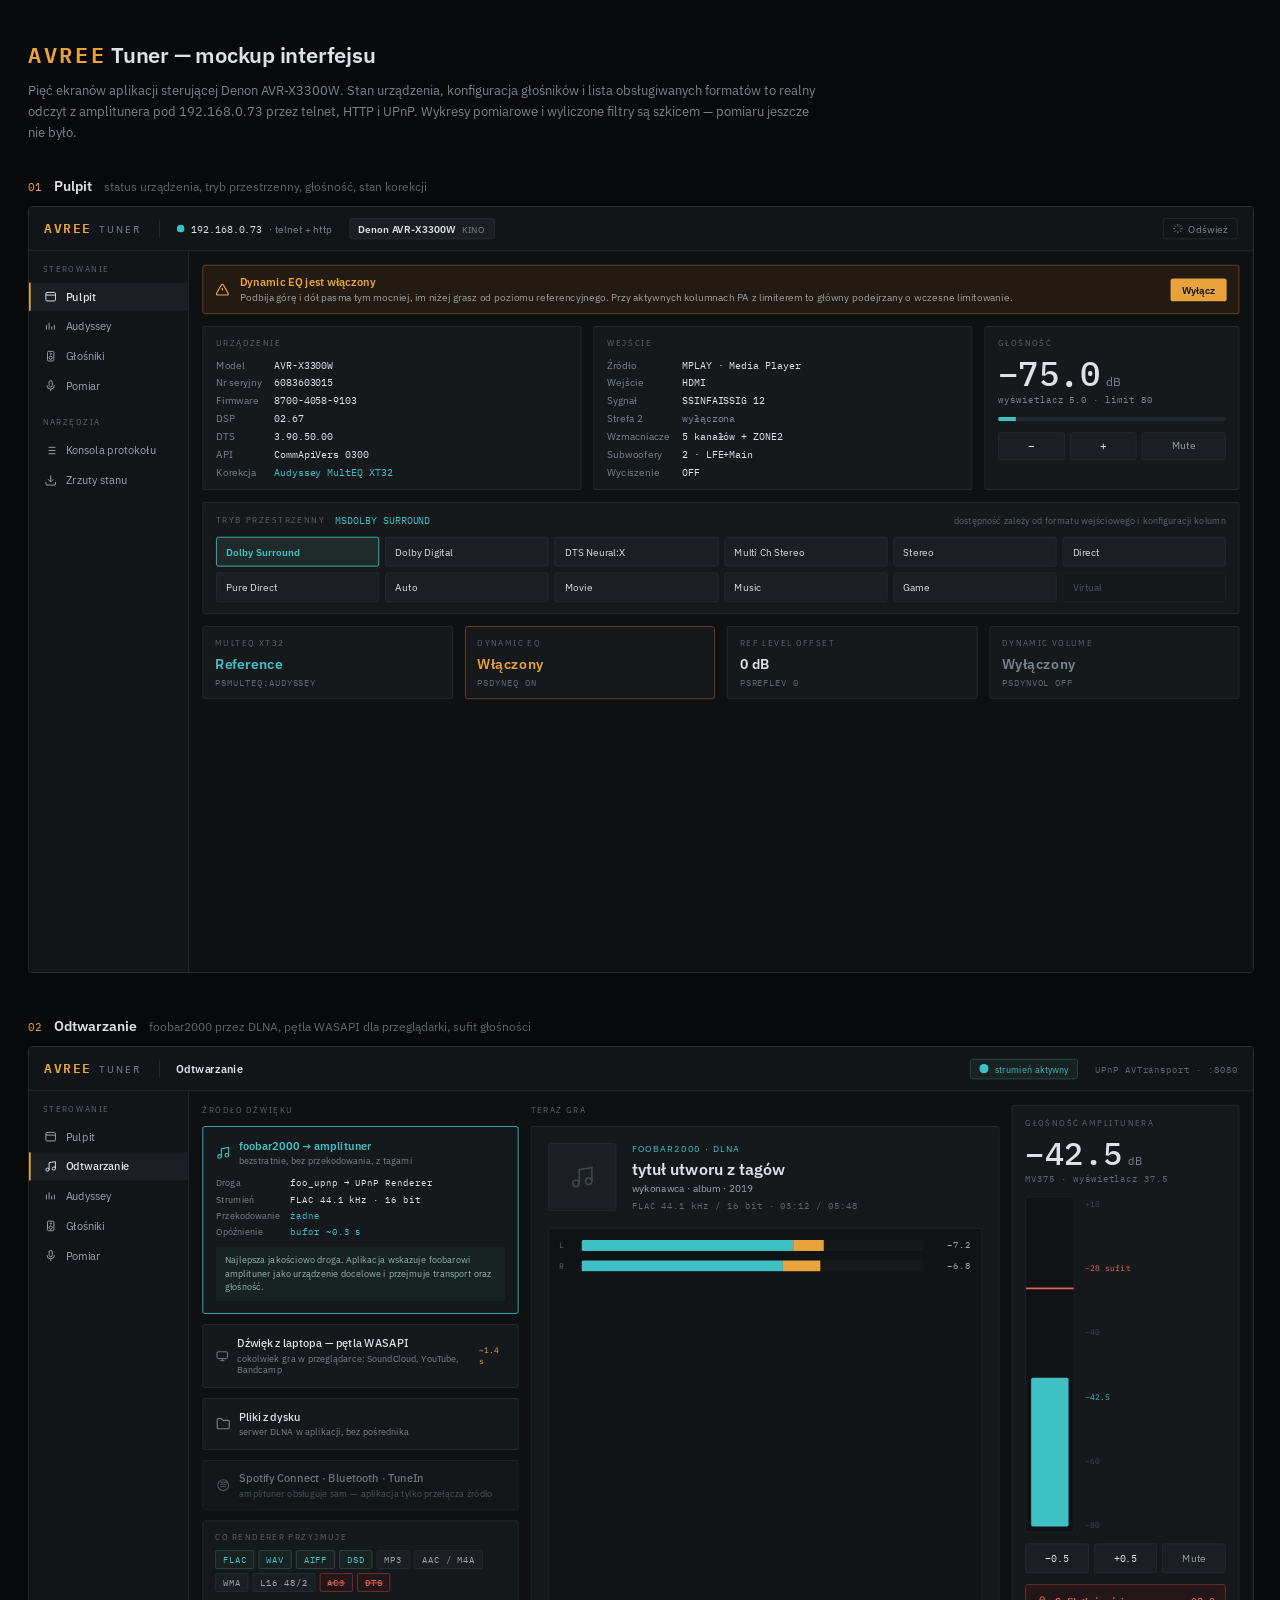
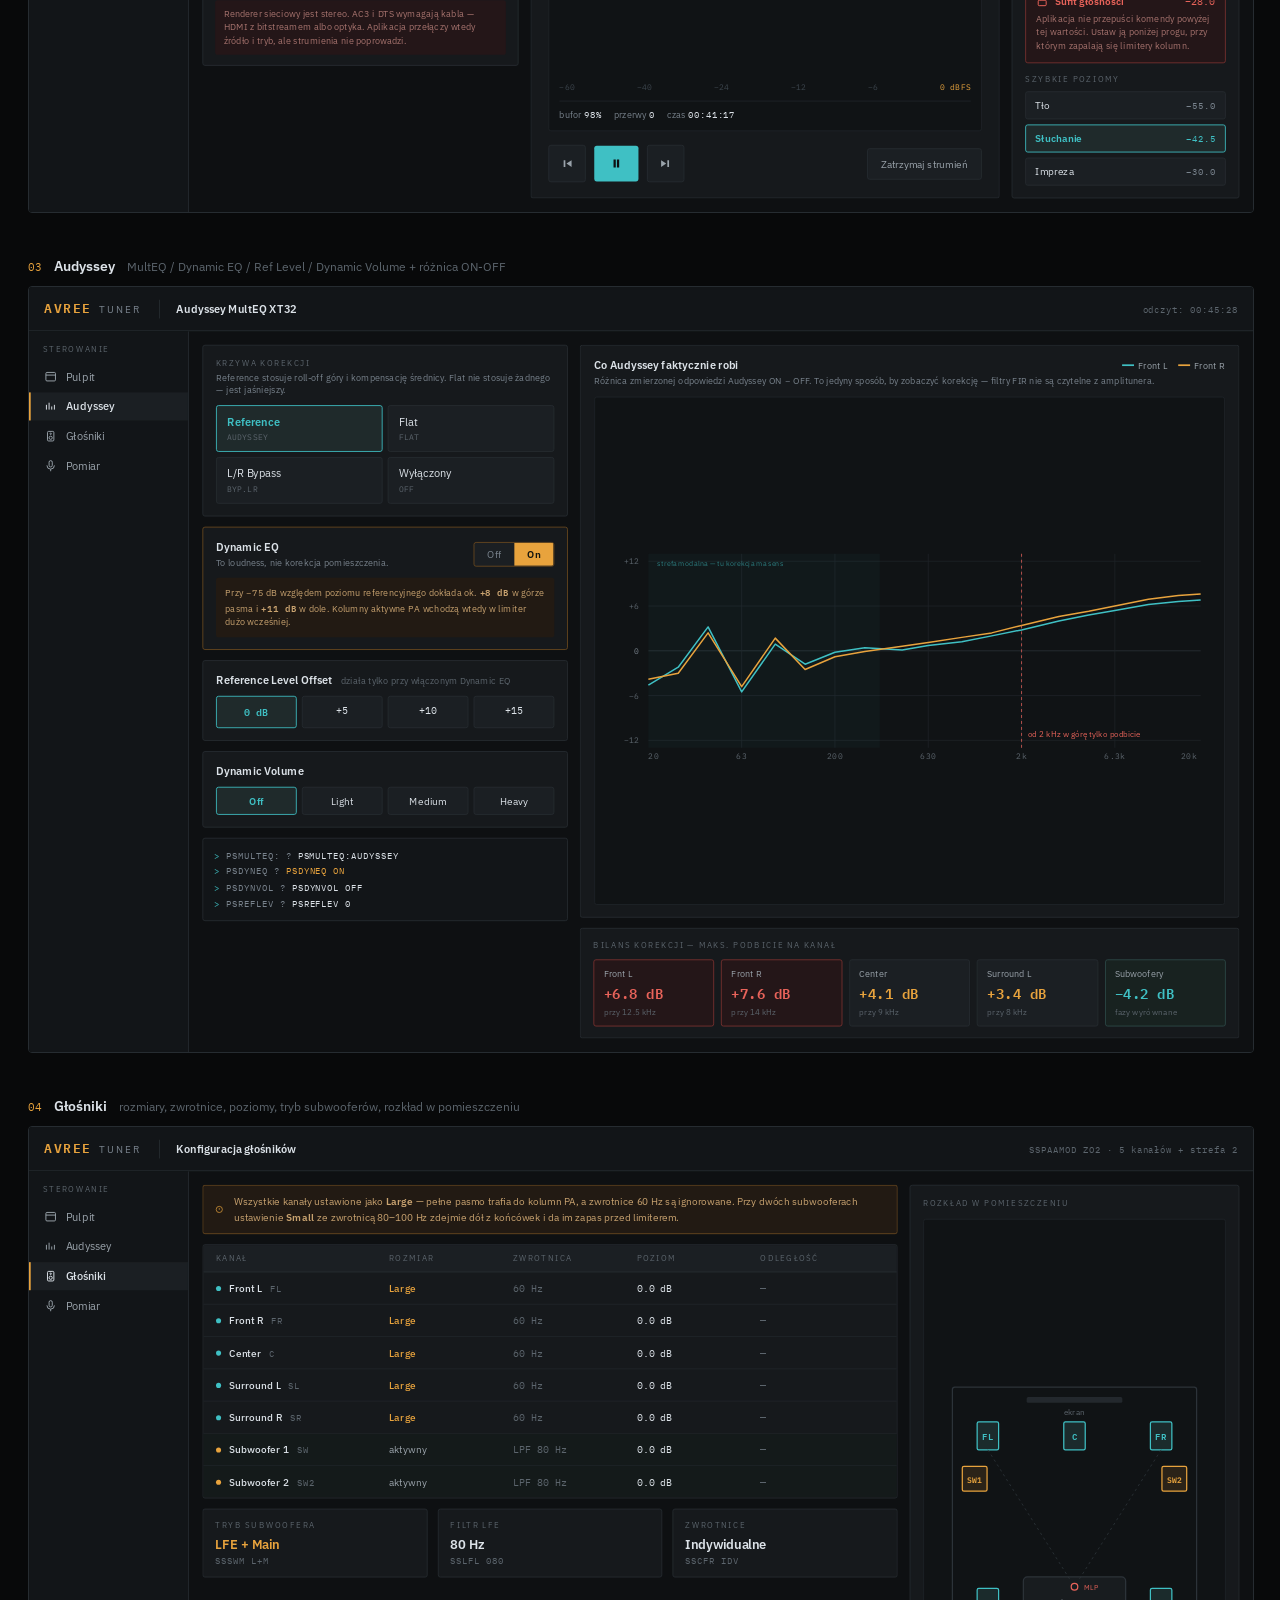
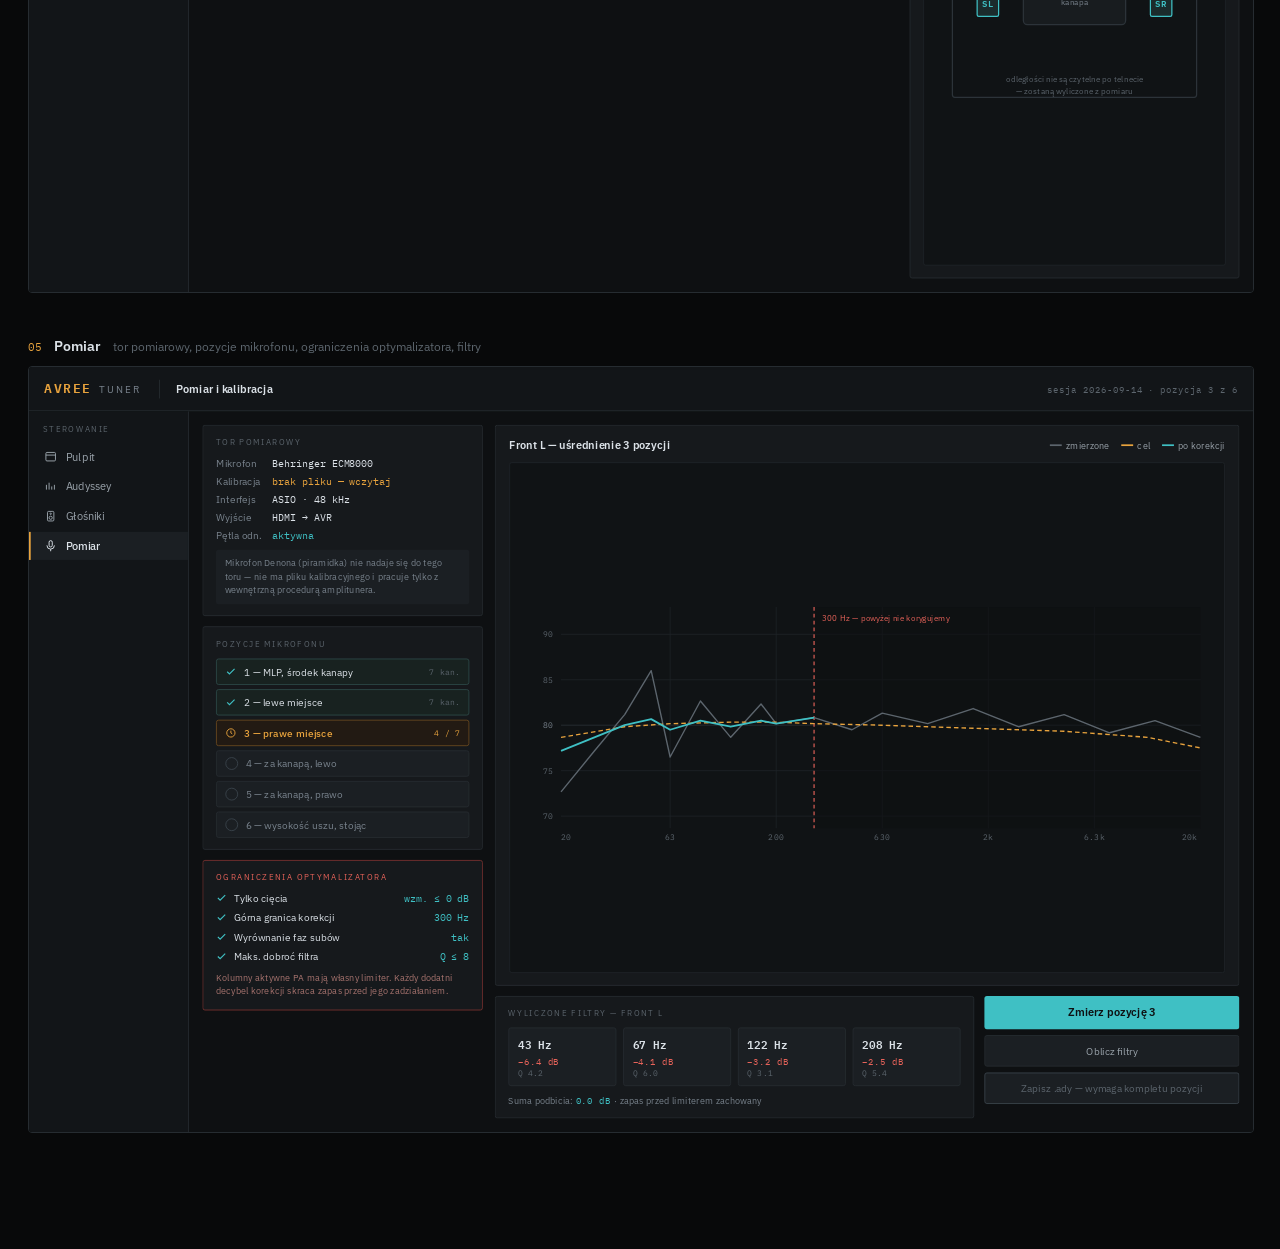
<file: design/mockup.html>
<!doctype html>
<html lang="pl"><head><meta charset="utf-8"><meta name="viewport" content="width=device-width, initial-scale=1">
<title>AVREE Tuner — mockup</title>
<link rel="stylesheet" href="https://fonts.googleapis.com/css2?family=IBM+Plex+Mono:wght@400;500;600&family=IBM+Plex+Sans:wght@400;500;600;700&display=swap">
<style>

    body { margin: 0; background: #0e1012; color: #dce2e8;
           font-family: 'IBM Plex Sans', system-ui, sans-serif; -webkit-font-smoothing: antialiased; }
    a { color: #e8a33d; text-decoration: none; }
    a:hover { color: #f2bd6b; }
  
  html, body { background: #08090a; }
  body { padding: 36px 28px 72px; }
  .head { max-width: 1440px; margin: 0 auto 34px; }
  .head h1 { font-size: 22px; font-weight: 600; margin: 0; letter-spacing: -0.01em; }
  .head h1 span { color: #e8a33d; font-family: 'IBM Plex Mono', monospace; letter-spacing: 0.12em; }
  .head p { font-size: 13px; color: #79838d; margin: 9px 0 0; line-height: 1.6; max-width: 800px; }
  .screen { max-width: 1440px; margin: 0 auto 44px; }
  .label { display: flex; align-items: baseline; gap: 12px; margin-bottom: 11px; flex-wrap: wrap; }
  .label .num { font-family: 'IBM Plex Mono', monospace; font-size: 11px; color: #e8a33d; }
  .label .name { font-size: 14px; font-weight: 600; }
  .label .desc { font-size: 12px; color: #5c656d; }
  .frame { position: relative; width: 100%; aspect-ratio: 1440 / 900;
            border: 1px solid #262c31; border-radius: 4px; overflow: hidden; background: #0e1012; }
  .inner { position: absolute; top: 0; left: 0; width: 1440px; height: 900px; transform-origin: 0 0; }
</style></head><body>
  <div class="head">
    <h1><span>AVREE</span> Tuner — mockup interfejsu</h1>
    <p>Pięć ekranów aplikacji sterującej Denon AVR-X3300W. Stan urządzenia, konfiguracja głośników i lista obsługiwanych formatów to realny odczyt z amplitunera pod 192.168.0.73 przez telnet, HTTP i UPnP. Wykresy pomiarowe i wyliczone filtry są szkicem — pomiaru jeszcze nie było.</p>
  </div>

  <section class="screen">
    <div class="label"><span class="num">01</span><span class="name">Pulpit</span><span class="desc">status urządzenia, tryb przestrzenny, głośność, stan korekcji</span></div>
    <div class="frame"><div class="inner"><div style="width: 1440px; height: 900px; display: grid; grid-template-rows: 52px 1fr; background: #0e1012; overflow: hidden;">

  <div style="display: flex; align-items: center; gap: 20px; padding: 0 18px; background: #121518; border-bottom: 1px solid #262c31;">
    <div style="display: flex; align-items: baseline; gap: 9px;">
      <span style="font-family: 'IBM Plex Mono', monospace; font-size: 15px; font-weight: 600; letter-spacing: 0.14em; color: #e8a33d;">AVREE</span>
      <span style="font-size: 12px; letter-spacing: 0.2em; color: #79838d;">TUNER</span>
    </div>
    <div style="width: 1px; height: 22px; background: #262c31;"></div>
    <div style="display: flex; align-items: center; gap: 8px;">
      <svg width="9" height="9" viewBox="0 0 9 9"><circle cx="4.5" cy="4.5" r="4.5" fill="#3fc0c4"></circle></svg>
      <span style="font-family: 'IBM Plex Mono', monospace; font-size: 12px; color: #dce2e8;">192.168.0.73</span>
      <span style="font-size: 12px; color: #79838d;">&middot; telnet + http</span>
    </div>
    <div style="display: flex; align-items: center; gap: 8px; padding: 4px 10px; background: #1b1f23; border: 1px solid #262c31; border-radius: 3px;">
      <span style="font-size: 12px; font-weight: 600;">Denon AVR-X3300W</span>
      <span style="font-size: 11px; color: #79838d;">KINO</span>
    </div>
    <div style="flex-grow: 1;"></div>
    <div style="display: flex; align-items: center; gap: 6px; padding: 4px 10px; border: 1px solid #262c31; border-radius: 3px;">
      <svg width="13" height="13" viewBox="0 0 24 24" fill="none" stroke="#79838d" stroke-width="2"><path d="M12 2v4M12 18v4M4.9 4.9l2.8 2.8M16.3 16.3l2.8 2.8M2 12h4M18 12h4M4.9 19.1l2.8-2.8M16.3 7.7l2.8-2.8"></path></svg>
      <span style="font-size: 12px; color: #79838d;">Odśwież</span>
    </div>
  </div>

  <div style="display: grid; grid-template-columns: 188px 1fr; overflow: hidden;">

    <div style="background: #121518; border-right: 1px solid #262c31; padding: 14px 0; display: flex; flex-direction: column; gap: 2px;">
      <div style="padding: 0 16px 8px; font-size: 10px; letter-spacing: 0.16em; color: #5c656d;">STEROWANIE</div>
      <div style="display: flex; align-items: center; gap: 10px; padding: 8px 16px; background: #1b1f23; border-left: 2px solid #e8a33d; color: #dce2e8; font-size: 13px; font-weight: 500;">
        <svg width="15" height="15" viewBox="0 0 24 24" fill="none" stroke="currentColor" stroke-width="1.8"><rect x="3" y="4" width="18" height="16" rx="2"></rect><path d="M3 9h18"></path></svg>Pulpit
      </div>
      <div style="display: flex; align-items: center; gap: 10px; padding: 8px 16px; border-left: 2px solid transparent; color: #9aa3ab; font-size: 13px;">
        <svg width="15" height="15" viewBox="0 0 24 24" fill="none" stroke="currentColor" stroke-width="1.8"><path d="M4 18V9M9 18V5M14 18v-6M19 18v-9"></path></svg>Audyssey
      </div>
      <div style="display: flex; align-items: center; gap: 10px; padding: 8px 16px; border-left: 2px solid transparent; color: #9aa3ab; font-size: 13px;">
        <svg width="15" height="15" viewBox="0 0 24 24" fill="none" stroke="currentColor" stroke-width="1.8"><rect x="6" y="3" width="12" height="18" rx="2"></rect><circle cx="12" cy="15" r="3"></circle><circle cx="12" cy="7.5" r="1.3"></circle></svg>Głośniki
      </div>
      <div style="display: flex; align-items: center; gap: 10px; padding: 8px 16px; border-left: 2px solid transparent; color: #9aa3ab; font-size: 13px;">
        <svg width="15" height="15" viewBox="0 0 24 24" fill="none" stroke="currentColor" stroke-width="1.8"><path d="M12 2a3 3 0 0 1 3 3v6a3 3 0 0 1-6 0V5a3 3 0 0 1 3-3z"></path><path d="M5 11a7 7 0 0 0 14 0M12 18v4"></path></svg>Pomiar
      </div>
      <div style="padding: 18px 16px 8px; font-size: 10px; letter-spacing: 0.16em; color: #5c656d;">NARZĘDZIA</div>
      <div style="display: flex; align-items: center; gap: 10px; padding: 8px 16px; border-left: 2px solid transparent; color: #9aa3ab; font-size: 13px;">
        <svg width="15" height="15" viewBox="0 0 24 24" fill="none" stroke="currentColor" stroke-width="1.8"><path d="M8 6h13M8 12h13M8 18h13M3 6h.01M3 12h.01M3 18h.01"></path></svg>Konsola protokołu
      </div>
      <div style="display: flex; align-items: center; gap: 10px; padding: 8px 16px; border-left: 2px solid transparent; color: #9aa3ab; font-size: 13px;">
        <svg width="15" height="15" viewBox="0 0 24 24" fill="none" stroke="currentColor" stroke-width="1.8"><path d="M21 15v4a2 2 0 0 1-2 2H5a2 2 0 0 1-2-2v-4M7 10l5 5 5-5M12 15V3"></path></svg>Zrzuty stanu
      </div>
    </div>

    <div style="padding: 16px; display: flex; flex-direction: column; gap: 14px; overflow: hidden;">

      <div style="display: flex; align-items: center; gap: 12px; padding: 11px 14px; background: #221a13; border: 1px solid #6b4a1f; border-radius: 3px;">
        <svg width="17" height="17" viewBox="0 0 24 24" fill="none" stroke="#e8a33d" stroke-width="2"><path d="M12 9v4M12 17h.01M10.3 3.9 2.4 17.5A2 2 0 0 0 4.1 20.5h15.8a2 2 0 0 0 1.7-3L13.7 3.9a2 2 0 0 0-3.4 0z"></path></svg>
        <div style="flex-grow: 1;">
          <div style="font-size: 13px; font-weight: 600; color: #e8a33d;">Dynamic EQ jest włączony</div>
          <div style="font-size: 12px; color: #9aa3ab; margin-top: 2px;">Podbija górę i dół pasma tym mocniej, im niżej grasz od poziomu referencyjnego. Przy aktywnych kolumnach PA z limiterem to główny podejrzany o wczesne limitowanie.</div>
        </div>
        <div style="padding: 6px 13px; background: #e8a33d; color: #12140f; font-size: 12px; font-weight: 600; border-radius: 3px;">Wyłącz</div>
      </div>

      <div style="display: grid; grid-template-columns: 1fr 1fr 300px; gap: 14px;">

        <div style="background: #16191c; border: 1px solid #262c31; border-radius: 3px; padding: 13px 15px;">
          <div style="font-size: 10px; letter-spacing: 0.16em; color: #5c656d; margin-bottom: 11px;">URZĄDZENIE</div>
          <div style="display: grid; grid-template-columns: auto 1fr; gap: 6px 14px; font-size: 12px;">
            <span style="color: #79838d;">Model</span><span style="font-family: 'IBM Plex Mono', monospace;">AVR-X3300W</span>
            <span style="color: #79838d;">Nr seryjny</span><span style="font-family: 'IBM Plex Mono', monospace;">6083603015</span>
            <span style="color: #79838d;">Firmware</span><span style="font-family: 'IBM Plex Mono', monospace;">8700-4058-9103</span>
            <span style="color: #79838d;">DSP</span><span style="font-family: 'IBM Plex Mono', monospace;">02.67</span>
            <span style="color: #79838d;">DTS</span><span style="font-family: 'IBM Plex Mono', monospace;">3.90.50.00</span>
            <span style="color: #79838d;">API</span><span style="font-family: 'IBM Plex Mono', monospace;">CommApiVers 0300</span>
            <span style="color: #79838d;">Korekcja</span><span style="font-family: 'IBM Plex Mono', monospace; color: #3fc0c4;">Audyssey MultEQ XT32</span>
          </div>
        </div>

        <div style="background: #16191c; border: 1px solid #262c31; border-radius: 3px; padding: 13px 15px;">
          <div style="font-size: 10px; letter-spacing: 0.16em; color: #5c656d; margin-bottom: 11px;">WEJŚCIE</div>
          <div style="display: grid; grid-template-columns: auto 1fr; gap: 6px 14px; font-size: 12px;">
            <span style="color: #79838d;">Źródło</span><span style="font-family: 'IBM Plex Mono', monospace;">MPLAY &middot; Media Player</span>
            <span style="color: #79838d;">Wejście</span><span style="font-family: 'IBM Plex Mono', monospace;">HDMI</span>
            <span style="color: #79838d;">Sygnał</span><span style="font-family: 'IBM Plex Mono', monospace;">SSINFAISSIG 12</span>
            <span style="color: #79838d;">Strefa 2</span><span style="font-family: 'IBM Plex Mono', monospace; color: #79838d;">wyłączona</span>
            <span style="color: #79838d;">Wzmacniacze</span><span style="font-family: 'IBM Plex Mono', monospace;">5 kanałów + ZONE2</span>
            <span style="color: #79838d;">Subwoofery</span><span style="font-family: 'IBM Plex Mono', monospace;">2 &middot; LFE+Main</span>
            <span style="color: #79838d;">Wyciszenie</span><span style="font-family: 'IBM Plex Mono', monospace;">OFF</span>
          </div>
        </div>

        <div style="background: #16191c; border: 1px solid #262c31; border-radius: 3px; padding: 13px 15px; display: flex; flex-direction: column;">
          <div style="font-size: 10px; letter-spacing: 0.16em; color: #5c656d; margin-bottom: 8px;">GŁOŚNOŚĆ</div>
          <div style="display: flex; align-items: baseline; gap: 7px;">
            <span style="font-family: 'IBM Plex Mono', monospace; font-size: 40px; font-weight: 500; line-height: 1; color: #dce2e8;">&minus;75.0</span>
            <span style="font-size: 14px; color: #79838d;">dB</span>
          </div>
          <div style="font-size: 11px; color: #79838d; margin-top: 5px; font-family: 'IBM Plex Mono', monospace;">wyświetlacz 5.0 &middot; limit 80</div>
          <div style="margin-top: 13px; height: 5px; background: #23282d; border-radius: 3px; overflow: hidden;">
            <div style="width: 8%; height: 100%; background: #3fc0c4;"></div>
          </div>
          <div style="display: flex; gap: 6px; margin-top: 13px;">
            <div style="flex-grow: 1; text-align: center; padding: 7px 0; background: #1b1f23; border: 1px solid #262c31; border-radius: 3px; font-family: 'IBM Plex Mono', monospace; font-size: 13px;">&minus;</div>
            <div style="flex-grow: 1; text-align: center; padding: 7px 0; background: #1b1f23; border: 1px solid #262c31; border-radius: 3px; font-family: 'IBM Plex Mono', monospace; font-size: 13px;">+</div>
            <div style="flex-grow: 1; text-align: center; padding: 7px 0; background: #1b1f23; border: 1px solid #262c31; border-radius: 3px; font-size: 12px; color: #9aa3ab;">Mute</div>
          </div>
        </div>
      </div>

      <div style="background: #16191c; border: 1px solid #262c31; border-radius: 3px; padding: 13px 15px;">
        <div style="display: flex; align-items: center; gap: 12px; margin-bottom: 12px;">
          <div style="font-size: 10px; letter-spacing: 0.16em; color: #5c656d;">TRYB PRZESTRZENNY</div>
          <div style="font-family: 'IBM Plex Mono', monospace; font-size: 12px; color: #3fc0c4;">MSDOLBY SURROUND</div>
          <div style="flex-grow: 1;"></div>
          <div style="font-size: 11px; color: #5c656d;">dostępność zależy od formatu wejściowego i konfiguracji kolumn</div>
        </div>
        <div style="display: grid; grid-template-columns: repeat(6, minmax(0, 1fr)); gap: 7px;">
          <div style="padding: 9px 11px; background: #1f2a2b; border: 1px solid #3fc0c4; border-radius: 3px; font-size: 12px; font-weight: 600; color: #3fc0c4;">Dolby Surround</div>
          <div style="padding: 9px 11px; background: #1b1f23; border: 1px solid #262c31; border-radius: 3px; font-size: 12px;">Dolby Digital</div>
          <div style="padding: 9px 11px; background: #1b1f23; border: 1px solid #262c31; border-radius: 3px; font-size: 12px;">DTS Neural:X</div>
          <div style="padding: 9px 11px; background: #1b1f23; border: 1px solid #262c31; border-radius: 3px; font-size: 12px;">Multi Ch Stereo</div>
          <div style="padding: 9px 11px; background: #1b1f23; border: 1px solid #262c31; border-radius: 3px; font-size: 12px;">Stereo</div>
          <div style="padding: 9px 11px; background: #1b1f23; border: 1px solid #262c31; border-radius: 3px; font-size: 12px;">Direct</div>
          <div style="padding: 9px 11px; background: #1b1f23; border: 1px solid #262c31; border-radius: 3px; font-size: 12px;">Pure Direct</div>
          <div style="padding: 9px 11px; background: #1b1f23; border: 1px solid #262c31; border-radius: 3px; font-size: 12px;">Auto</div>
          <div style="padding: 9px 11px; background: #1b1f23; border: 1px solid #262c31; border-radius: 3px; font-size: 12px;">Movie</div>
          <div style="padding: 9px 11px; background: #1b1f23; border: 1px solid #262c31; border-radius: 3px; font-size: 12px;">Music</div>
          <div style="padding: 9px 11px; background: #1b1f23; border: 1px solid #262c31; border-radius: 3px; font-size: 12px;">Game</div>
          <div style="padding: 9px 11px; background: #15181a; border: 1px solid #1f2429; border-radius: 3px; font-size: 12px; color: #4b545c;">Virtual</div>
        </div>
      </div>

      <div style="display: grid; grid-template-columns: repeat(4, minmax(0, 1fr)); gap: 14px;">
        <div style="background: #16191c; border: 1px solid #262c31; border-radius: 3px; padding: 12px 14px;">
          <div style="font-size: 10px; letter-spacing: 0.16em; color: #5c656d;">MULTEQ XT32</div>
          <div style="font-size: 17px; font-weight: 600; margin-top: 7px; color: #3fc0c4;">Reference</div>
          <div style="font-family: 'IBM Plex Mono', monospace; font-size: 11px; color: #5c656d; margin-top: 4px;">PSMULTEQ:AUDYSSEY</div>
        </div>
        <div style="background: #16191c; border: 1px solid #6b4a1f; border-radius: 3px; padding: 12px 14px;">
          <div style="font-size: 10px; letter-spacing: 0.16em; color: #5c656d;">DYNAMIC EQ</div>
          <div style="font-size: 17px; font-weight: 600; margin-top: 7px; color: #e8a33d;">Włączony</div>
          <div style="font-family: 'IBM Plex Mono', monospace; font-size: 11px; color: #5c656d; margin-top: 4px;">PSDYNEQ ON</div>
        </div>
        <div style="background: #16191c; border: 1px solid #262c31; border-radius: 3px; padding: 12px 14px;">
          <div style="font-size: 10px; letter-spacing: 0.16em; color: #5c656d;">REF LEVEL OFFSET</div>
          <div style="font-size: 17px; font-weight: 600; margin-top: 7px;">0 dB</div>
          <div style="font-family: 'IBM Plex Mono', monospace; font-size: 11px; color: #5c656d; margin-top: 4px;">PSREFLEV 0</div>
        </div>
        <div style="background: #16191c; border: 1px solid #262c31; border-radius: 3px; padding: 12px 14px;">
          <div style="font-size: 10px; letter-spacing: 0.16em; color: #5c656d;">DYNAMIC VOLUME</div>
          <div style="font-size: 17px; font-weight: 600; margin-top: 7px; color: #79838d;">Wyłączony</div>
          <div style="font-family: 'IBM Plex Mono', monospace; font-size: 11px; color: #5c656d; margin-top: 4px;">PSDYNVOL OFF</div>
        </div>
      </div>

    </div>
  </div>
</div></div></div>
  </section>
  <section class="screen">
    <div class="label"><span class="num">02</span><span class="name">Odtwarzanie</span><span class="desc">foobar2000 przez DLNA, pętla WASAPI dla przeglądarki, sufit głośności</span></div>
    <div class="frame"><div class="inner"><div style="width: 1440px; height: 900px; display: grid; grid-template-rows: 52px 1fr; background: #0e1012; overflow: hidden;">

  <div style="display: flex; align-items: center; gap: 20px; padding: 0 18px; background: #121518; border-bottom: 1px solid #262c31;">
    <div style="display: flex; align-items: baseline; gap: 9px;">
      <span style="font-family: 'IBM Plex Mono', monospace; font-size: 15px; font-weight: 600; letter-spacing: 0.14em; color: #e8a33d;">AVREE</span>
      <span style="font-size: 12px; letter-spacing: 0.2em; color: #79838d;">TUNER</span>
    </div>
    <div style="width: 1px; height: 22px; background: #262c31;"></div>
    <span style="font-size: 13px; font-weight: 600;">Odtwarzanie</span>
    <div style="flex-grow: 1;"></div>
    <div style="display: flex; align-items: center; gap: 7px; padding: 4px 10px; background: #182220; border: 1px solid #2d4a48; border-radius: 3px;">
      <svg width="11" height="11" viewBox="0 0 11 11"><circle cx="5.5" cy="5.5" r="5.5" fill="#3fc0c4"></circle></svg>
      <span style="font-size: 11px; color: #3fc0c4;">strumień aktywny</span>
    </div>
    <span style="font-family: 'IBM Plex Mono', monospace; font-size: 11px; color: #5c656d;">UPnP AVTransport &middot; :8080</span>
  </div>

  <div style="display: grid; grid-template-columns: 188px 1fr; overflow: hidden;">

    <div style="background: #121518; border-right: 1px solid #262c31; padding: 14px 0; display: flex; flex-direction: column; gap: 2px;">
      <div style="padding: 0 16px 8px; font-size: 10px; letter-spacing: 0.16em; color: #5c656d;">STEROWANIE</div>
      <div style="display: flex; align-items: center; gap: 10px; padding: 8px 16px; border-left: 2px solid transparent; color: #9aa3ab; font-size: 13px;">
        <svg width="15" height="15" viewBox="0 0 24 24" fill="none" stroke="currentColor" stroke-width="1.8"><rect x="3" y="4" width="18" height="16" rx="2"></rect><path d="M3 9h18"></path></svg>Pulpit
      </div>
      <div style="display: flex; align-items: center; gap: 10px; padding: 8px 16px; background: #1b1f23; border-left: 2px solid #e8a33d; color: #dce2e8; font-size: 13px; font-weight: 500;">
        <svg width="15" height="15" viewBox="0 0 24 24" fill="none" stroke="currentColor" stroke-width="1.8"><path d="M9 18V5l12-2v13"></path><circle cx="6" cy="18" r="3"></circle><circle cx="18" cy="16" r="3"></circle></svg>Odtwarzanie
      </div>
      <div style="display: flex; align-items: center; gap: 10px; padding: 8px 16px; border-left: 2px solid transparent; color: #9aa3ab; font-size: 13px;">
        <svg width="15" height="15" viewBox="0 0 24 24" fill="none" stroke="currentColor" stroke-width="1.8"><path d="M4 18V9M9 18V5M14 18v-6M19 18v-9"></path></svg>Audyssey
      </div>
      <div style="display: flex; align-items: center; gap: 10px; padding: 8px 16px; border-left: 2px solid transparent; color: #9aa3ab; font-size: 13px;">
        <svg width="15" height="15" viewBox="0 0 24 24" fill="none" stroke="currentColor" stroke-width="1.8"><rect x="6" y="3" width="12" height="18" rx="2"></rect><circle cx="12" cy="15" r="3"></circle><circle cx="12" cy="7.5" r="1.3"></circle></svg>Głośniki
      </div>
      <div style="display: flex; align-items: center; gap: 10px; padding: 8px 16px; border-left: 2px solid transparent; color: #9aa3ab; font-size: 13px;">
        <svg width="15" height="15" viewBox="0 0 24 24" fill="none" stroke="currentColor" stroke-width="1.8"><path d="M12 2a3 3 0 0 1 3 3v6a3 3 0 0 1-6 0V5a3 3 0 0 1 3-3z"></path><path d="M5 11a7 7 0 0 0 14 0M12 18v4"></path></svg>Pomiar
      </div>
    </div>

    <div style="padding: 16px; display: grid; grid-template-columns: 372px 1fr 268px; gap: 14px; overflow: hidden;">

      <!-- źródło -->
      <div style="display: flex; flex-direction: column; gap: 12px;">
        <div style="font-size: 10px; letter-spacing: 0.16em; color: #5c656d;">ŹRÓDŁO DŹWIĘKU</div>

        <div style="background: #16191c; border: 1px solid #3fc0c4; border-radius: 3px; padding: 14px 15px;">
          <div style="display: flex; align-items: center; gap: 10px;">
            <svg width="17" height="17" viewBox="0 0 24 24" fill="none" stroke="#3fc0c4" stroke-width="1.8"><path d="M9 18V5l12-2v13"></path><circle cx="6" cy="18" r="3"></circle><circle cx="18" cy="16" r="3"></circle></svg>
            <div style="flex-grow: 1;">
              <div style="font-size: 13px; font-weight: 600; color: #3fc0c4;">foobar2000 &rarr; amplituner</div>
              <div style="font-size: 11px; color: #79838d; margin-top: 2px;">bezstratnie, bez przekodowania, z tagami</div>
            </div>
          </div>
          <div style="margin-top: 12px; display: grid; grid-template-columns: auto 1fr; gap: 5px 12px; font-size: 11px;">
            <span style="color: #79838d;">Droga</span><span style="font-family: 'IBM Plex Mono', monospace;">foo_upnp &rarr; UPnP Renderer</span>
            <span style="color: #79838d;">Strumień</span><span style="font-family: 'IBM Plex Mono', monospace;">FLAC 44.1 kHz &middot; 16 bit</span>
            <span style="color: #79838d;">Przekodowanie</span><span style="font-family: 'IBM Plex Mono', monospace; color: #3fc0c4;">żadne</span>
            <span style="color: #79838d;">Opóźnienie</span><span style="font-family: 'IBM Plex Mono', monospace; color: #3fc0c4;">bufor ~0.3 s</span>
          </div>
          <div style="margin-top: 11px; padding: 8px 10px; background: #182220; border-radius: 3px; font-size: 11px; color: #8fb8b6; line-height: 1.45;">
            Najlepsza jakościowo droga. Aplikacja wskazuje foobarowi amplituner jako urządzenie docelowe i przejmuje transport oraz głośność.
          </div>
        </div>

        <div style="background: #16191c; border: 1px solid #262c31; border-radius: 3px; padding: 13px 15px;">
          <div style="display: flex; align-items: center; gap: 10px;">
            <svg width="17" height="17" viewBox="0 0 24 24" fill="none" stroke="#79838d" stroke-width="1.8"><rect x="2" y="4" width="20" height="13" rx="2"></rect><path d="M8 21h8M12 17v4"></path></svg>
            <div style="flex-grow: 1;">
              <div style="font-size: 13px; font-weight: 500;">Dźwięk z laptopa &mdash; pętla WASAPI</div>
              <div style="font-size: 11px; color: #79838d; margin-top: 2px;">cokolwiek gra w przeglądarce: SoundCloud, YouTube, Bandcamp</div>
            </div>
            <span style="font-family: 'IBM Plex Mono', monospace; font-size: 10px; color: #e8a33d;">~1.4 s</span>
          </div>
        </div>

        <div style="background: #16191c; border: 1px solid #262c31; border-radius: 3px; padding: 13px 15px;">
          <div style="display: flex; align-items: center; gap: 10px;">
            <svg width="17" height="17" viewBox="0 0 24 24" fill="none" stroke="#79838d" stroke-width="1.8"><path d="M4 20h16a2 2 0 0 0 2-2V8a2 2 0 0 0-2-2h-7.9a2 2 0 0 1-1.7-.9L9.6 3.9A2 2 0 0 0 7.9 3H4a2 2 0 0 0-2 2v13a2 2 0 0 0 2 2z"></path></svg>
            <div style="flex-grow: 1;">
              <div style="font-size: 13px; font-weight: 500;">Pliki z dysku</div>
              <div style="font-size: 11px; color: #79838d; margin-top: 2px;">serwer DLNA w aplikacji, bez pośrednika</div>
            </div>
          </div>
        </div>

        <div style="background: #131618; border: 1px solid #1f2429; border-radius: 3px; padding: 12px 15px;">
          <div style="display: flex; align-items: center; gap: 10px;">
            <svg width="17" height="17" viewBox="0 0 24 24" fill="none" stroke="#4b545c" stroke-width="1.8"><circle cx="12" cy="12" r="9"></circle><path d="M7.5 14.5c3-1 6.5-.8 9 .8M7 11c3.5-1.2 7.8-.9 10.6 1M7.5 7.6c4-1.3 8.8-.9 12 1.2"></path></svg>
            <div style="flex-grow: 1;">
              <div style="font-size: 13px; font-weight: 500; color: #6b747c;">Spotify Connect &middot; Bluetooth &middot; TuneIn</div>
              <div style="font-size: 11px; color: #4b545c; margin-top: 2px;">amplituner obsługuje sam &mdash; aplikacja tylko przełącza źródło</div>
            </div>
          </div>
        </div>

        <div style="background: #16191c; border: 1px solid #262c31; border-radius: 3px; padding: 12px 14px;">
          <div style="font-size: 10px; letter-spacing: 0.16em; color: #5c656d; margin-bottom: 9px;">CO RENDERER PRZYJMUJE</div>
          <div style="display: flex; flex-wrap: wrap; gap: 5px;">
            <span style="padding: 3px 8px; background: #182220; border: 1px solid #2d4a48; border-radius: 2px; font-family: 'IBM Plex Mono', monospace; font-size: 10.5px; color: #3fc0c4;">FLAC</span>
            <span style="padding: 3px 8px; background: #182220; border: 1px solid #2d4a48; border-radius: 2px; font-family: 'IBM Plex Mono', monospace; font-size: 10.5px; color: #3fc0c4;">WAV</span>
            <span style="padding: 3px 8px; background: #182220; border: 1px solid #2d4a48; border-radius: 2px; font-family: 'IBM Plex Mono', monospace; font-size: 10.5px; color: #3fc0c4;">AIFF</span>
            <span style="padding: 3px 8px; background: #182220; border: 1px solid #2d4a48; border-radius: 2px; font-family: 'IBM Plex Mono', monospace; font-size: 10.5px; color: #3fc0c4;">DSD</span>
            <span style="padding: 3px 8px; background: #1b1f23; border: 1px solid #262c31; border-radius: 2px; font-family: 'IBM Plex Mono', monospace; font-size: 10.5px; color: #9aa3ab;">MP3</span>
            <span style="padding: 3px 8px; background: #1b1f23; border: 1px solid #262c31; border-radius: 2px; font-family: 'IBM Plex Mono', monospace; font-size: 10.5px; color: #9aa3ab;">AAC / M4A</span>
            <span style="padding: 3px 8px; background: #1b1f23; border: 1px solid #262c31; border-radius: 2px; font-family: 'IBM Plex Mono', monospace; font-size: 10.5px; color: #9aa3ab;">WMA</span>
            <span style="padding: 3px 8px; background: #1b1f23; border: 1px solid #262c31; border-radius: 2px; font-family: 'IBM Plex Mono', monospace; font-size: 10.5px; color: #9aa3ab;">L16 48/2</span>
            <span style="padding: 3px 8px; background: #241618; border: 1px solid #7a3230; border-radius: 2px; font-family: 'IBM Plex Mono', monospace; font-size: 10.5px; color: #e8635a; text-decoration: line-through;">AC3</span>
            <span style="padding: 3px 8px; background: #241618; border: 1px solid #7a3230; border-radius: 2px; font-family: 'IBM Plex Mono', monospace; font-size: 10.5px; color: #e8635a; text-decoration: line-through;">DTS</span>
          </div>
          <div style="margin-top: 10px; padding: 8px 10px; background: #241618; border-radius: 3px; font-size: 11px; color: #a8746f; line-height: 1.45;">
            Renderer sieciowy jest stereo. AC3 i DTS wymagają kabla &mdash; HDMI z bitstreamem albo optyka. Aplikacja przełączy wtedy źródło i tryb, ale strumienia nie poprowadzi.
          </div>
        </div>
      </div>

      <!-- teraz gra -->
      <div style="display: flex; flex-direction: column; gap: 12px; overflow: hidden;">
        <div style="font-size: 10px; letter-spacing: 0.16em; color: #5c656d;">TERAZ GRA</div>

        <div style="background: #16191c; border: 1px solid #262c31; border-radius: 3px; padding: 18px 20px; display: flex; flex-direction: column; flex-grow: 1;">
          <div style="display: flex; gap: 18px; align-items: center;">
            <div style="width: 78px; height: 78px; background: #1b1f23; border: 1px solid #262c31; border-radius: 3px; display: flex; align-items: center; justify-content: center; flex-shrink: 0;">
              <svg width="30" height="30" viewBox="0 0 24 24" fill="none" stroke="#3c454d" stroke-width="1.5"><path d="M9 18V5l12-2v13"></path><circle cx="6" cy="18" r="3"></circle><circle cx="18" cy="16" r="3"></circle></svg>
            </div>
            <div style="flex-grow: 1; min-width: 0;">
              <div style="font-size: 11px; color: #3fc0c4; letter-spacing: 0.1em;">FOOBAR2000 &middot; DLNA</div>
              <div style="font-size: 19px; font-weight: 600; margin-top: 5px;">tytuł utworu z tagów</div>
              <div style="font-size: 12px; color: #9aa3ab; margin-top: 3px;">wykonawca &middot; album &middot; 2019</div>
              <div style="font-family: 'IBM Plex Mono', monospace; font-size: 11px; color: #5c656d; margin-top: 6px;">FLAC 44.1 kHz / 16 bit &middot; 03:12 / 05:48</div>
            </div>
          </div>

          <div style="margin-top: 20px; flex-grow: 1; background: #101315; border: 1px solid #1f2429; border-radius: 3px; padding: 12px; display: flex; flex-direction: column; gap: 10px;">
            <div style="display: flex; align-items: center; gap: 10px;">
              <span style="font-family: 'IBM Plex Mono', monospace; font-size: 10px; color: #5c656d; width: 16px;">L</span>
              <div style="flex-grow: 1; height: 13px; background: #16191c; border-radius: 2px; overflow: hidden; display: flex;">
                <div style="width: 62%; background: #3fc0c4;"></div>
                <div style="width: 9%; background: #e8a33d;"></div>
              </div>
              <span style="font-family: 'IBM Plex Mono', monospace; font-size: 11px; color: #9aa3ab; width: 46px; text-align: right;">&minus;7.2</span>
            </div>
            <div style="display: flex; align-items: center; gap: 10px;">
              <span style="font-family: 'IBM Plex Mono', monospace; font-size: 10px; color: #5c656d; width: 16px;">R</span>
              <div style="flex-grow: 1; height: 13px; background: #16191c; border-radius: 2px; overflow: hidden; display: flex;">
                <div style="width: 59%; background: #3fc0c4;"></div>
                <div style="width: 11%; background: #e8a33d;"></div>
              </div>
              <span style="font-family: 'IBM Plex Mono', monospace; font-size: 11px; color: #9aa3ab; width: 46px; text-align: right;">&minus;6.8</span>
            </div>
            <div style="flex-grow: 1;"></div>
            <div style="display: flex; justify-content: space-between; font-family: 'IBM Plex Mono', monospace; font-size: 10px; color: #3c454d;">
              <span>&minus;60</span><span>&minus;40</span><span>&minus;24</span><span>&minus;12</span><span>&minus;6</span><span style="color: #e8a33d;">0 dBFS</span>
            </div>
            <div style="display: flex; gap: 14px; padding-top: 8px; border-top: 1px solid #1f2429; font-size: 11px; color: #79838d;">
              <span>bufor <span style="font-family: 'IBM Plex Mono', monospace; color: #dce2e8;">98%</span></span>
              <span>przerwy <span style="font-family: 'IBM Plex Mono', monospace; color: #dce2e8;">0</span></span>
              <span>czas <span style="font-family: 'IBM Plex Mono', monospace; color: #dce2e8;">00:41:17</span></span>
            </div>
          </div>

          <div style="margin-top: 16px; display: flex; align-items: center; gap: 10px;">
            <div style="width: 42px; height: 42px; display: flex; align-items: center; justify-content: center; background: #1b1f23; border: 1px solid #262c31; border-radius: 3px;">
              <svg width="16" height="16" viewBox="0 0 24 24" fill="#9aa3ab"><path d="M6 6h3v12H6zM11 12l9-6v12z"></path></svg>
            </div>
            <div style="width: 52px; height: 42px; display: flex; align-items: center; justify-content: center; background: #3fc0c4; border-radius: 3px;">
              <svg width="16" height="16" viewBox="0 0 24 24" fill="#0e1012"><path d="M7 5h4v14H7zM13 5h4v14h-4z"></path></svg>
            </div>
            <div style="width: 42px; height: 42px; display: flex; align-items: center; justify-content: center; background: #1b1f23; border: 1px solid #262c31; border-radius: 3px;">
              <svg width="16" height="16" viewBox="0 0 24 24" fill="#9aa3ab"><path d="M4 6l9 6-9 6zM15 6h3v12h-3z"></path></svg>
            </div>
            <div style="flex-grow: 1;"></div>
            <div style="padding: 10px 15px; background: #1b1f23; border: 1px solid #262c31; border-radius: 3px; font-size: 12px; color: #9aa3ab;">Zatrzymaj strumień</div>
          </div>
        </div>
      </div>

      <!-- głośność -->
      <div style="background: #16191c; border: 1px solid #262c31; border-radius: 3px; padding: 14px 15px; display: flex; flex-direction: column;">
        <div style="font-size: 10px; letter-spacing: 0.16em; color: #5c656d;">GŁOŚNOŚĆ AMPLITUNERA</div>

        <div style="display: flex; align-items: baseline; gap: 6px; margin-top: 10px;">
          <span style="font-family: 'IBM Plex Mono', monospace; font-size: 38px; font-weight: 500; line-height: 1;">&minus;42.5</span>
          <span style="font-size: 13px; color: #79838d;">dB</span>
        </div>
        <div style="font-family: 'IBM Plex Mono', monospace; font-size: 11px; color: #5c656d; margin-top: 4px;">MV375 &middot; wyświetlacz 37.5</div>

        <div style="display: flex; gap: 12px; margin-top: 14px; flex-grow: 1;">
          <div style="width: 44px; background: #101315; border: 1px solid #1f2429; border-radius: 3px; position: relative; display: flex; flex-direction: column; justify-content: flex-end; padding: 6px;">
            <div style="position: absolute; left: 0; right: 0; top: 27%; height: 2px; background: #e8635a;"></div>
            <div style="height: 46%; background: #3fc0c4; border-radius: 2px;"></div>
          </div>
          <div style="flex-grow: 1; display: flex; flex-direction: column; justify-content: space-between; font-family: 'IBM Plex Mono', monospace; font-size: 10px; color: #3c454d; padding: 2px 0;">
            <span>+18</span>
            <span style="color: #e8635a;">&minus;28 sufit</span>
            <span>&minus;40</span>
            <span style="color: #3fc0c4;">&minus;42.5</span>
            <span>&minus;60</span>
            <span>&minus;80</span>
          </div>
        </div>

        <div style="display: flex; gap: 6px; margin-top: 13px;">
          <div style="flex-grow: 1; text-align: center; padding: 9px 0; background: #1b1f23; border: 1px solid #262c31; border-radius: 3px; font-family: 'IBM Plex Mono', monospace; font-size: 12px;">&minus;0.5</div>
          <div style="flex-grow: 1; text-align: center; padding: 9px 0; background: #1b1f23; border: 1px solid #262c31; border-radius: 3px; font-family: 'IBM Plex Mono', monospace; font-size: 12px;">+0.5</div>
          <div style="flex-grow: 1; text-align: center; padding: 9px 0; background: #1b1f23; border: 1px solid #262c31; border-radius: 3px; font-size: 12px; color: #9aa3ab;">Mute</div>
        </div>

        <div style="margin-top: 13px; padding: 11px 12px; background: #241618; border: 1px solid #7a3230; border-radius: 3px;">
          <div style="display: flex; align-items: center; gap: 8px;">
            <svg width="14" height="14" viewBox="0 0 24 24" fill="none" stroke="#e8635a" stroke-width="2"><rect x="4" y="10" width="16" height="11" rx="2"></rect><path d="M8 10V7a4 4 0 0 1 8 0v3"></path></svg>
            <span style="font-size: 12px; font-weight: 600; color: #e8635a; flex-grow: 1;">Sufit głośności</span>
            <span style="font-family: 'IBM Plex Mono', monospace; font-size: 12px; color: #e8635a;">&minus;28.0</span>
          </div>
          <div style="font-size: 11px; color: #a8746f; margin-top: 6px; line-height: 1.45;">Aplikacja nie przepuści komendy powyżej tej wartości. Ustaw ją poniżej progu, przy którym zapalają się limitery kolumn.</div>
        </div>

        <div style="margin-top: 12px; display: flex; flex-direction: column; gap: 6px;">
          <div style="font-size: 10px; letter-spacing: 0.16em; color: #5c656d; margin-bottom: 2px;">SZYBKIE POZIOMY</div>
          <div style="display: flex; align-items: center; gap: 9px; padding: 8px 11px; background: #1b1f23; border: 1px solid #262c31; border-radius: 3px;">
            <span style="font-size: 12px; flex-grow: 1;">Tło</span><span style="font-family: 'IBM Plex Mono', monospace; font-size: 11px; color: #79838d;">&minus;55.0</span>
          </div>
          <div style="display: flex; align-items: center; gap: 9px; padding: 8px 11px; background: #1f2a2b; border: 1px solid #3fc0c4; border-radius: 3px;">
            <span style="font-size: 12px; flex-grow: 1; color: #3fc0c4; font-weight: 600;">Słuchanie</span><span style="font-family: 'IBM Plex Mono', monospace; font-size: 11px; color: #3fc0c4;">&minus;42.5</span>
          </div>
          <div style="display: flex; align-items: center; gap: 9px; padding: 8px 11px; background: #1b1f23; border: 1px solid #262c31; border-radius: 3px;">
            <span style="font-size: 12px; flex-grow: 1;">Impreza</span><span style="font-family: 'IBM Plex Mono', monospace; font-size: 11px; color: #79838d;">&minus;30.0</span>
          </div>
        </div>
      </div>

    </div>
  </div>
</div></div></div>
  </section>
  <section class="screen">
    <div class="label"><span class="num">03</span><span class="name">Audyssey</span><span class="desc">MultEQ / Dynamic EQ / Ref Level / Dynamic Volume + różnica ON-OFF</span></div>
    <div class="frame"><div class="inner"><div style="width: 1440px; height: 900px; display: grid; grid-template-rows: 52px 1fr; background: #0e1012; overflow: hidden;">

  <div style="display: flex; align-items: center; gap: 20px; padding: 0 18px; background: #121518; border-bottom: 1px solid #262c31;">
    <div style="display: flex; align-items: baseline; gap: 9px;">
      <span style="font-family: 'IBM Plex Mono', monospace; font-size: 15px; font-weight: 600; letter-spacing: 0.14em; color: #e8a33d;">AVREE</span>
      <span style="font-size: 12px; letter-spacing: 0.2em; color: #79838d;">TUNER</span>
    </div>
    <div style="width: 1px; height: 22px; background: #262c31;"></div>
    <span style="font-size: 13px; font-weight: 600;">Audyssey MultEQ XT32</span>
    <div style="flex-grow: 1;"></div>
    <span style="font-family: 'IBM Plex Mono', monospace; font-size: 11px; color: #5c656d;">odczyt: 00:45:28</span>
  </div>

  <div style="display: grid; grid-template-columns: 188px 1fr; overflow: hidden;">

    <div style="background: #121518; border-right: 1px solid #262c31; padding: 14px 0; display: flex; flex-direction: column; gap: 2px;">
      <div style="padding: 0 16px 8px; font-size: 10px; letter-spacing: 0.16em; color: #5c656d;">STEROWANIE</div>
      <div style="display: flex; align-items: center; gap: 10px; padding: 8px 16px; border-left: 2px solid transparent; color: #9aa3ab; font-size: 13px;">
        <svg width="15" height="15" viewBox="0 0 24 24" fill="none" stroke="currentColor" stroke-width="1.8"><rect x="3" y="4" width="18" height="16" rx="2"></rect><path d="M3 9h18"></path></svg>Pulpit
      </div>
      <div style="display: flex; align-items: center; gap: 10px; padding: 8px 16px; background: #1b1f23; border-left: 2px solid #e8a33d; color: #dce2e8; font-size: 13px; font-weight: 500;">
        <svg width="15" height="15" viewBox="0 0 24 24" fill="none" stroke="currentColor" stroke-width="1.8"><path d="M4 18V9M9 18V5M14 18v-6M19 18v-9"></path></svg>Audyssey
      </div>
      <div style="display: flex; align-items: center; gap: 10px; padding: 8px 16px; border-left: 2px solid transparent; color: #9aa3ab; font-size: 13px;">
        <svg width="15" height="15" viewBox="0 0 24 24" fill="none" stroke="currentColor" stroke-width="1.8"><rect x="6" y="3" width="12" height="18" rx="2"></rect><circle cx="12" cy="15" r="3"></circle><circle cx="12" cy="7.5" r="1.3"></circle></svg>Głośniki
      </div>
      <div style="display: flex; align-items: center; gap: 10px; padding: 8px 16px; border-left: 2px solid transparent; color: #9aa3ab; font-size: 13px;">
        <svg width="15" height="15" viewBox="0 0 24 24" fill="none" stroke="currentColor" stroke-width="1.8"><path d="M12 2a3 3 0 0 1 3 3v6a3 3 0 0 1-6 0V5a3 3 0 0 1 3-3z"></path><path d="M5 11a7 7 0 0 0 14 0M12 18v4"></path></svg>Pomiar
      </div>
    </div>

    <div style="padding: 16px; display: grid; grid-template-columns: 430px 1fr; gap: 14px; overflow: hidden;">

      <div style="display: flex; flex-direction: column; gap: 12px;">

        <div style="background: #16191c; border: 1px solid #262c31; border-radius: 3px; padding: 14px 15px;">
          <div style="font-size: 10px; letter-spacing: 0.16em; color: #5c656d; margin-bottom: 4px;">KRZYWA KOREKCJI</div>
          <div style="font-size: 11px; color: #79838d; margin-bottom: 11px;">Reference stosuje roll-off góry i kompensację średnicy. Flat nie stosuje żadnego &mdash; jest jaśniejszy.</div>
          <div style="display: grid; grid-template-columns: repeat(2, minmax(0, 1fr)); gap: 6px;">
            <div style="padding: 10px 12px; background: #1f2a2b; border: 1px solid #3fc0c4; border-radius: 3px;">
              <div style="font-size: 13px; font-weight: 600; color: #3fc0c4;">Reference</div>
              <div style="font-family: 'IBM Plex Mono', monospace; font-size: 10px; color: #5c656d; margin-top: 3px;">AUDYSSEY</div>
            </div>
            <div style="padding: 10px 12px; background: #1b1f23; border: 1px solid #262c31; border-radius: 3px;">
              <div style="font-size: 13px;">Flat</div>
              <div style="font-family: 'IBM Plex Mono', monospace; font-size: 10px; color: #5c656d; margin-top: 3px;">FLAT</div>
            </div>
            <div style="padding: 10px 12px; background: #1b1f23; border: 1px solid #262c31; border-radius: 3px;">
              <div style="font-size: 13px;">L/R Bypass</div>
              <div style="font-family: 'IBM Plex Mono', monospace; font-size: 10px; color: #5c656d; margin-top: 3px;">BYP.LR</div>
            </div>
            <div style="padding: 10px 12px; background: #1b1f23; border: 1px solid #262c31; border-radius: 3px;">
              <div style="font-size: 13px;">Wyłączony</div>
              <div style="font-family: 'IBM Plex Mono', monospace; font-size: 10px; color: #5c656d; margin-top: 3px;">OFF</div>
            </div>
          </div>
        </div>

        <div style="background: #16191c; border: 1px solid #6b4a1f; border-radius: 3px; padding: 14px 15px;">
          <div style="display: flex; align-items: center; gap: 10px;">
            <div style="flex-grow: 1;">
              <div style="font-size: 13px; font-weight: 600;">Dynamic EQ</div>
              <div style="font-size: 11px; color: #79838d; margin-top: 3px;">To loudness, nie korekcja pomieszczenia.</div>
            </div>
            <div style="display: flex; background: #1b1f23; border: 1px solid #6b4a1f; border-radius: 3px; overflow: hidden;">
              <div style="padding: 6px 15px; font-size: 12px; color: #79838d;">Off</div>
              <div style="padding: 6px 15px; font-size: 12px; font-weight: 600; background: #e8a33d; color: #12140f;">On</div>
            </div>
          </div>
          <div style="margin-top: 11px; padding: 9px 11px; background: #221a13; border-radius: 3px; font-size: 11px; color: #c9a370; line-height: 1.5;">
            Przy &minus;75 dB względem poziomu referencyjnego dokłada ok. <span style="font-family: 'IBM Plex Mono', monospace; font-weight: 600;">+8 dB</span> w górze pasma i <span style="font-family: 'IBM Plex Mono', monospace; font-weight: 600;">+11 dB</span> w dole. Kolumny aktywne PA wchodzą wtedy w limiter dużo wcześniej.
          </div>
        </div>

        <div style="background: #16191c; border: 1px solid #262c31; border-radius: 3px; padding: 14px 15px;">
          <div style="display: flex; align-items: baseline; gap: 10px; margin-bottom: 10px;">
            <div style="font-size: 13px; font-weight: 600;">Reference Level Offset</div>
            <div style="font-size: 11px; color: #5c656d;">działa tylko przy włączonym Dynamic EQ</div>
          </div>
          <div style="display: grid; grid-template-columns: repeat(4, minmax(0, 1fr)); gap: 6px;">
            <div style="padding: 8px 0; text-align: center; background: #1f2a2b; border: 1px solid #3fc0c4; border-radius: 3px; font-family: 'IBM Plex Mono', monospace; font-size: 12px; font-weight: 600; color: #3fc0c4;">0 dB</div>
            <div style="padding: 8px 0; text-align: center; background: #1b1f23; border: 1px solid #262c31; border-radius: 3px; font-family: 'IBM Plex Mono', monospace; font-size: 12px;">+5</div>
            <div style="padding: 8px 0; text-align: center; background: #1b1f23; border: 1px solid #262c31; border-radius: 3px; font-family: 'IBM Plex Mono', monospace; font-size: 12px;">+10</div>
            <div style="padding: 8px 0; text-align: center; background: #1b1f23; border: 1px solid #262c31; border-radius: 3px; font-family: 'IBM Plex Mono', monospace; font-size: 12px;">+15</div>
          </div>
        </div>

        <div style="background: #16191c; border: 1px solid #262c31; border-radius: 3px; padding: 14px 15px;">
          <div style="font-size: 13px; font-weight: 600; margin-bottom: 10px;">Dynamic Volume</div>
          <div style="display: grid; grid-template-columns: repeat(4, minmax(0, 1fr)); gap: 6px;">
            <div style="padding: 8px 0; text-align: center; background: #1f2a2b; border: 1px solid #3fc0c4; border-radius: 3px; font-size: 12px; font-weight: 600; color: #3fc0c4;">Off</div>
            <div style="padding: 8px 0; text-align: center; background: #1b1f23; border: 1px solid #262c31; border-radius: 3px; font-size: 12px;">Light</div>
            <div style="padding: 8px 0; text-align: center; background: #1b1f23; border: 1px solid #262c31; border-radius: 3px; font-size: 12px;">Medium</div>
            <div style="padding: 8px 0; text-align: center; background: #1b1f23; border: 1px solid #262c31; border-radius: 3px; font-size: 12px;">Heavy</div>
          </div>
        </div>

        <div style="background: #121518; border: 1px solid #262c31; border-radius: 3px; padding: 11px 13px; font-family: 'IBM Plex Mono', monospace; font-size: 11px; line-height: 1.7; color: #79838d;">
          <div><span style="color: #3fc0c4;">&gt;</span> PSMULTEQ: ?<span style="color: #dce2e8;">  PSMULTEQ:AUDYSSEY</span></div>
          <div><span style="color: #3fc0c4;">&gt;</span> PSDYNEQ ?<span style="color: #e8a33d;">     PSDYNEQ ON</span></div>
          <div><span style="color: #3fc0c4;">&gt;</span> PSDYNVOL ?<span style="color: #dce2e8;">    PSDYNVOL OFF</span></div>
          <div><span style="color: #3fc0c4;">&gt;</span> PSREFLEV ?<span style="color: #dce2e8;">    PSREFLEV 0</span></div>
        </div>

      </div>

      <div style="display: flex; flex-direction: column; gap: 12px; overflow: hidden;">

        <div style="background: #16191c; border: 1px solid #262c31; border-radius: 3px; padding: 14px 16px; flex-grow: 1; display: flex; flex-direction: column;">
          <div style="display: flex; align-items: center; gap: 12px; margin-bottom: 3px;">
            <div style="font-size: 13px; font-weight: 600;">Co Audyssey faktycznie robi</div>
            <div style="flex-grow: 1;"></div>
            <div style="display: flex; align-items: center; gap: 5px;"><span style="width: 14px; height: 2px; background: #3fc0c4; display: inline-block;"></span><span style="font-size: 11px; color: #9aa3ab;">Front L</span></div>
            <div style="display: flex; align-items: center; gap: 5px;"><span style="width: 14px; height: 2px; background: #e8a33d; display: inline-block;"></span><span style="font-size: 11px; color: #9aa3ab;">Front R</span></div>
          </div>
          <div style="font-size: 11px; color: #79838d; margin-bottom: 12px;">Różnica zmierzonej odpowiedzi Audyssey ON &minus; OFF. To jedyny sposób, by zobaczyć korekcję &mdash; filtry FIR nie są czytelne z amplitunera.</div>

          <div style="flex-grow: 1; background: #101315; border: 1px solid #1f2429; border-radius: 3px; padding: 10px;">
            <svg viewBox="0 0 820 300" style="width: 100%; height: 100%;">
              <line x1="60" y1="150" x2="800" y2="150" stroke="#2c3339" stroke-width="1"></line>
              <line x1="60" y1="90" x2="800" y2="90" stroke="#1f2429" stroke-width="1"></line>
              <line x1="60" y1="30" x2="800" y2="30" stroke="#1f2429" stroke-width="1"></line>
              <line x1="60" y1="210" x2="800" y2="210" stroke="#1f2429" stroke-width="1"></line>
              <line x1="60" y1="270" x2="800" y2="270" stroke="#1f2429" stroke-width="1"></line>
              <text x="48" y="34" text-anchor="end" fill="#5c656d" font-size="11" font-family="IBM Plex Mono, monospace">+12</text>
              <text x="48" y="94" text-anchor="end" fill="#5c656d" font-size="11" font-family="IBM Plex Mono, monospace">+6</text>
              <text x="48" y="154" text-anchor="end" fill="#79838d" font-size="11" font-family="IBM Plex Mono, monospace">0</text>
              <text x="48" y="214" text-anchor="end" fill="#5c656d" font-size="11" font-family="IBM Plex Mono, monospace">&#8722;6</text>
              <text x="48" y="274" text-anchor="end" fill="#5c656d" font-size="11" font-family="IBM Plex Mono, monospace">&#8722;12</text>

              <line x1="185" y1="20" x2="185" y2="280" stroke="#1f2429" stroke-width="1"></line>
              <line x1="310" y1="20" x2="310" y2="280" stroke="#1f2429" stroke-width="1"></line>
              <line x1="435" y1="20" x2="435" y2="280" stroke="#1f2429" stroke-width="1"></line>
              <line x1="560" y1="20" x2="560" y2="280" stroke="#1f2429" stroke-width="1"></line>
              <line x1="685" y1="20" x2="685" y2="280" stroke="#1f2429" stroke-width="1"></line>
              <text x="60" y="295" fill="#5c656d" font-size="11" font-family="IBM Plex Mono, monospace">20</text>
              <text x="185" y="295" text-anchor="middle" fill="#5c656d" font-size="11" font-family="IBM Plex Mono, monospace">63</text>
              <text x="310" y="295" text-anchor="middle" fill="#5c656d" font-size="11" font-family="IBM Plex Mono, monospace">200</text>
              <text x="435" y="295" text-anchor="middle" fill="#5c656d" font-size="11" font-family="IBM Plex Mono, monospace">630</text>
              <text x="560" y="295" text-anchor="middle" fill="#5c656d" font-size="11" font-family="IBM Plex Mono, monospace">2k</text>
              <text x="685" y="295" text-anchor="middle" fill="#5c656d" font-size="11" font-family="IBM Plex Mono, monospace">6.3k</text>
              <text x="795" y="295" text-anchor="end" fill="#5c656d" font-size="11" font-family="IBM Plex Mono, monospace">20k</text>

              <rect x="60" y="20" width="310" height="260" fill="#3fc0c4" opacity="0.035"></rect>
              <text x="72" y="36" fill="#3fc0c4" font-size="10" opacity="0.6" font-family="IBM Plex Sans, sans-serif">strefa modalna &mdash; tu korekcja ma sens</text>

              <path d="M60 196 L100 172 L140 118 L185 205 L230 141 L270 168 L310 152 L350 146 L400 149 L435 143 L480 138 L520 130 L560 122 L610 110 L650 102 L685 96 L730 88 L770 84 L800 82"
                    fill="none" stroke="#3fc0c4" stroke-width="2" stroke-linejoin="round"></path>
              <path d="M60 188 L100 180 L140 126 L185 198 L230 133 L270 175 L310 158 L350 151 L400 144 L435 139 L480 132 L520 126 L560 116 L610 104 L650 97 L685 90 L730 81 L770 76 L800 74"
                    fill="none" stroke="#e8a33d" stroke-width="2" stroke-linejoin="round"></path>

              <line x1="560" y1="20" x2="560" y2="280" stroke="#e8635a" stroke-width="1" stroke-dasharray="4 4"></line>
              <text x="568" y="266" fill="#e8635a" font-size="11" font-family="IBM Plex Sans, sans-serif">od 2 kHz w górę tylko podbicie</text>
            </svg>
          </div>
        </div>

        <div style="background: #16191c; border: 1px solid #262c31; border-radius: 3px; padding: 13px 15px;">
          <div style="font-size: 10px; letter-spacing: 0.16em; color: #5c656d; margin-bottom: 10px;">BILANS KOREKCJI &mdash; MAKS. PODBICIE NA KANAŁ</div>
          <div style="display: grid; grid-template-columns: repeat(5, minmax(0, 1fr)); gap: 8px;">
            <div style="padding: 9px 11px; background: #241618; border: 1px solid #7a3230; border-radius: 3px;">
              <div style="font-size: 11px; color: #9aa3ab;">Front L</div>
              <div style="font-family: 'IBM Plex Mono', monospace; font-size: 17px; font-weight: 600; color: #e8635a; margin-top: 2px;">+6.8 dB</div>
              <div style="font-size: 10px; color: #5c656d; margin-top: 2px;">przy 12.5 kHz</div>
            </div>
            <div style="padding: 9px 11px; background: #241618; border: 1px solid #7a3230; border-radius: 3px;">
              <div style="font-size: 11px; color: #9aa3ab;">Front R</div>
              <div style="font-family: 'IBM Plex Mono', monospace; font-size: 17px; font-weight: 600; color: #e8635a; margin-top: 2px;">+7.6 dB</div>
              <div style="font-size: 10px; color: #5c656d; margin-top: 2px;">przy 14 kHz</div>
            </div>
            <div style="padding: 9px 11px; background: #1b1f23; border: 1px solid #262c31; border-radius: 3px;">
              <div style="font-size: 11px; color: #9aa3ab;">Center</div>
              <div style="font-family: 'IBM Plex Mono', monospace; font-size: 17px; font-weight: 600; color: #e8a33d; margin-top: 2px;">+4.1 dB</div>
              <div style="font-size: 10px; color: #5c656d; margin-top: 2px;">przy 9 kHz</div>
            </div>
            <div style="padding: 9px 11px; background: #1b1f23; border: 1px solid #262c31; border-radius: 3px;">
              <div style="font-size: 11px; color: #9aa3ab;">Surround L</div>
              <div style="font-family: 'IBM Plex Mono', monospace; font-size: 17px; font-weight: 600; color: #e8a33d; margin-top: 2px;">+3.4 dB</div>
              <div style="font-size: 10px; color: #5c656d; margin-top: 2px;">przy 8 kHz</div>
            </div>
            <div style="padding: 9px 11px; background: #182220; border: 1px solid #2d4a48; border-radius: 3px;">
              <div style="font-size: 11px; color: #9aa3ab;">Subwoofery</div>
              <div style="font-family: 'IBM Plex Mono', monospace; font-size: 17px; font-weight: 600; color: #3fc0c4; margin-top: 2px;">&minus;4.2 dB</div>
              <div style="font-size: 10px; color: #5c656d; margin-top: 2px;">fazy wyrównane</div>
            </div>
          </div>
        </div>

      </div>
    </div>
  </div>
</div></div></div>
  </section>
  <section class="screen">
    <div class="label"><span class="num">04</span><span class="name">Głośniki</span><span class="desc">rozmiary, zwrotnice, poziomy, tryb subwooferów, rozkład w pomieszczeniu</span></div>
    <div class="frame"><div class="inner"><div style="width: 1440px; height: 900px; display: grid; grid-template-rows: 52px 1fr; background: #0e1012; overflow: hidden;">

  <div style="display: flex; align-items: center; gap: 20px; padding: 0 18px; background: #121518; border-bottom: 1px solid #262c31;">
    <div style="display: flex; align-items: baseline; gap: 9px;">
      <span style="font-family: 'IBM Plex Mono', monospace; font-size: 15px; font-weight: 600; letter-spacing: 0.14em; color: #e8a33d;">AVREE</span>
      <span style="font-size: 12px; letter-spacing: 0.2em; color: #79838d;">TUNER</span>
    </div>
    <div style="width: 1px; height: 22px; background: #262c31;"></div>
    <span style="font-size: 13px; font-weight: 600;">Konfiguracja głośników</span>
    <div style="flex-grow: 1;"></div>
    <span style="font-family: 'IBM Plex Mono', monospace; font-size: 11px; color: #5c656d;">SSPAAMOD ZO2 &middot; 5 kanałów + strefa 2</span>
  </div>

  <div style="display: grid; grid-template-columns: 188px 1fr; overflow: hidden;">

    <div style="background: #121518; border-right: 1px solid #262c31; padding: 14px 0; display: flex; flex-direction: column; gap: 2px;">
      <div style="padding: 0 16px 8px; font-size: 10px; letter-spacing: 0.16em; color: #5c656d;">STEROWANIE</div>
      <div style="display: flex; align-items: center; gap: 10px; padding: 8px 16px; border-left: 2px solid transparent; color: #9aa3ab; font-size: 13px;">
        <svg width="15" height="15" viewBox="0 0 24 24" fill="none" stroke="currentColor" stroke-width="1.8"><rect x="3" y="4" width="18" height="16" rx="2"></rect><path d="M3 9h18"></path></svg>Pulpit
      </div>
      <div style="display: flex; align-items: center; gap: 10px; padding: 8px 16px; border-left: 2px solid transparent; color: #9aa3ab; font-size: 13px;">
        <svg width="15" height="15" viewBox="0 0 24 24" fill="none" stroke="currentColor" stroke-width="1.8"><path d="M4 18V9M9 18V5M14 18v-6M19 18v-9"></path></svg>Audyssey
      </div>
      <div style="display: flex; align-items: center; gap: 10px; padding: 8px 16px; background: #1b1f23; border-left: 2px solid #e8a33d; color: #dce2e8; font-size: 13px; font-weight: 500;">
        <svg width="15" height="15" viewBox="0 0 24 24" fill="none" stroke="currentColor" stroke-width="1.8"><rect x="6" y="3" width="12" height="18" rx="2"></rect><circle cx="12" cy="15" r="3"></circle><circle cx="12" cy="7.5" r="1.3"></circle></svg>Głośniki
      </div>
      <div style="display: flex; align-items: center; gap: 10px; padding: 8px 16px; border-left: 2px solid transparent; color: #9aa3ab; font-size: 13px;">
        <svg width="15" height="15" viewBox="0 0 24 24" fill="none" stroke="currentColor" stroke-width="1.8"><path d="M12 2a3 3 0 0 1 3 3v6a3 3 0 0 1-6 0V5a3 3 0 0 1 3-3z"></path><path d="M5 11a7 7 0 0 0 14 0M12 18v4"></path></svg>Pomiar
      </div>
    </div>

    <div style="padding: 16px; display: grid; grid-template-columns: 1fr 388px; gap: 14px; overflow: hidden;">

      <div style="display: flex; flex-direction: column; gap: 12px; overflow: hidden;">

        <div style="display: flex; align-items: center; gap: 12px; padding: 10px 14px; background: #221a13; border: 1px solid #6b4a1f; border-radius: 3px;">
          <svg width="16" height="16" viewBox="0 0 24 24" fill="none" stroke="#e8a33d" stroke-width="2"><circle cx="12" cy="12" r="9"></circle><path d="M12 8v5M12 16h.01"></path></svg>
          <div style="flex-grow: 1; font-size: 12px; color: #c9a370; line-height: 1.5;">
            Wszystkie kanały ustawione jako <span style="font-weight: 600;">Large</span> &mdash; pełne pasmo trafia do kolumn PA, a zwrotnice 60 Hz są ignorowane. Przy dwóch subwooferach ustawienie <span style="font-weight: 600;">Small</span> ze zwrotnicą 80&ndash;100 Hz zdejmie dół z końcówek i da im zapas przed limiterem.
          </div>
        </div>

        <div style="background: #16191c; border: 1px solid #262c31; border-radius: 3px; overflow: hidden;">
          <div style="display: grid; grid-template-columns: 1.4fr 1fr 1fr 1fr 1fr; gap: 0; padding: 9px 15px; background: #1b1f23; border-bottom: 1px solid #262c31; font-size: 10px; letter-spacing: 0.14em; color: #5c656d;">
            <div>KANAŁ</div><div>ROZMIAR</div><div>ZWROTNICA</div><div>POZIOM</div><div>ODLEGŁOŚĆ</div>
          </div>

          <div style="display: grid; grid-template-columns: 1.4fr 1fr 1fr 1fr 1fr; padding: 11px 15px; border-bottom: 1px solid #1f2429; font-size: 12px; align-items: center;">
            <div style="display: flex; align-items: center; gap: 9px;"><span style="width: 6px; height: 6px; background: #3fc0c4; border-radius: 50%;"></span><span style="font-weight: 500;">Front L</span><span style="font-family: 'IBM Plex Mono', monospace; color: #5c656d; font-size: 11px;">FL</span></div>
            <div style="color: #e8a33d; font-weight: 500;">Large</div>
            <div style="font-family: 'IBM Plex Mono', monospace; color: #5c656d;">60 Hz</div>
            <div style="font-family: 'IBM Plex Mono', monospace;">0.0 dB</div>
            <div style="font-family: 'IBM Plex Mono', monospace; color: #5c656d;">&mdash;</div>
          </div>
          <div style="display: grid; grid-template-columns: 1.4fr 1fr 1fr 1fr 1fr; padding: 11px 15px; border-bottom: 1px solid #1f2429; font-size: 12px; align-items: center;">
            <div style="display: flex; align-items: center; gap: 9px;"><span style="width: 6px; height: 6px; background: #3fc0c4; border-radius: 50%;"></span><span style="font-weight: 500;">Front R</span><span style="font-family: 'IBM Plex Mono', monospace; color: #5c656d; font-size: 11px;">FR</span></div>
            <div style="color: #e8a33d; font-weight: 500;">Large</div>
            <div style="font-family: 'IBM Plex Mono', monospace; color: #5c656d;">60 Hz</div>
            <div style="font-family: 'IBM Plex Mono', monospace;">0.0 dB</div>
            <div style="font-family: 'IBM Plex Mono', monospace; color: #5c656d;">&mdash;</div>
          </div>
          <div style="display: grid; grid-template-columns: 1.4fr 1fr 1fr 1fr 1fr; padding: 11px 15px; border-bottom: 1px solid #1f2429; font-size: 12px; align-items: center;">
            <div style="display: flex; align-items: center; gap: 9px;"><span style="width: 6px; height: 6px; background: #3fc0c4; border-radius: 50%;"></span><span style="font-weight: 500;">Center</span><span style="font-family: 'IBM Plex Mono', monospace; color: #5c656d; font-size: 11px;">C</span></div>
            <div style="color: #e8a33d; font-weight: 500;">Large</div>
            <div style="font-family: 'IBM Plex Mono', monospace; color: #5c656d;">60 Hz</div>
            <div style="font-family: 'IBM Plex Mono', monospace;">0.0 dB</div>
            <div style="font-family: 'IBM Plex Mono', monospace; color: #5c656d;">&mdash;</div>
          </div>
          <div style="display: grid; grid-template-columns: 1.4fr 1fr 1fr 1fr 1fr; padding: 11px 15px; border-bottom: 1px solid #1f2429; font-size: 12px; align-items: center;">
            <div style="display: flex; align-items: center; gap: 9px;"><span style="width: 6px; height: 6px; background: #3fc0c4; border-radius: 50%;"></span><span style="font-weight: 500;">Surround L</span><span style="font-family: 'IBM Plex Mono', monospace; color: #5c656d; font-size: 11px;">SL</span></div>
            <div style="color: #e8a33d; font-weight: 500;">Large</div>
            <div style="font-family: 'IBM Plex Mono', monospace; color: #5c656d;">60 Hz</div>
            <div style="font-family: 'IBM Plex Mono', monospace;">0.0 dB</div>
            <div style="font-family: 'IBM Plex Mono', monospace; color: #5c656d;">&mdash;</div>
          </div>
          <div style="display: grid; grid-template-columns: 1.4fr 1fr 1fr 1fr 1fr; padding: 11px 15px; border-bottom: 1px solid #1f2429; font-size: 12px; align-items: center;">
            <div style="display: flex; align-items: center; gap: 9px;"><span style="width: 6px; height: 6px; background: #3fc0c4; border-radius: 50%;"></span><span style="font-weight: 500;">Surround R</span><span style="font-family: 'IBM Plex Mono', monospace; color: #5c656d; font-size: 11px;">SR</span></div>
            <div style="color: #e8a33d; font-weight: 500;">Large</div>
            <div style="font-family: 'IBM Plex Mono', monospace; color: #5c656d;">60 Hz</div>
            <div style="font-family: 'IBM Plex Mono', monospace;">0.0 dB</div>
            <div style="font-family: 'IBM Plex Mono', monospace; color: #5c656d;">&mdash;</div>
          </div>
          <div style="display: grid; grid-template-columns: 1.4fr 1fr 1fr 1fr 1fr; padding: 11px 15px; border-bottom: 1px solid #1f2429; font-size: 12px; align-items: center; background: #141a1a;">
            <div style="display: flex; align-items: center; gap: 9px;"><span style="width: 6px; height: 6px; background: #e8a33d; border-radius: 50%;"></span><span style="font-weight: 500;">Subwoofer 1</span><span style="font-family: 'IBM Plex Mono', monospace; color: #5c656d; font-size: 11px;">SW</span></div>
            <div style="color: #9aa3ab;">aktywny</div>
            <div style="font-family: 'IBM Plex Mono', monospace; color: #5c656d;">LPF 80 Hz</div>
            <div style="font-family: 'IBM Plex Mono', monospace;">0.0 dB</div>
            <div style="font-family: 'IBM Plex Mono', monospace; color: #5c656d;">&mdash;</div>
          </div>
          <div style="display: grid; grid-template-columns: 1.4fr 1fr 1fr 1fr 1fr; padding: 11px 15px; font-size: 12px; align-items: center; background: #141a1a;">
            <div style="display: flex; align-items: center; gap: 9px;"><span style="width: 6px; height: 6px; background: #e8a33d; border-radius: 50%;"></span><span style="font-weight: 500;">Subwoofer 2</span><span style="font-family: 'IBM Plex Mono', monospace; color: #5c656d; font-size: 11px;">SW2</span></div>
            <div style="color: #9aa3ab;">aktywny</div>
            <div style="font-family: 'IBM Plex Mono', monospace; color: #5c656d;">LPF 80 Hz</div>
            <div style="font-family: 'IBM Plex Mono', monospace;">0.0 dB</div>
            <div style="font-family: 'IBM Plex Mono', monospace; color: #5c656d;">&mdash;</div>
          </div>
        </div>

        <div style="display: grid; grid-template-columns: repeat(3, minmax(0, 1fr)); gap: 12px;">
          <div style="background: #16191c; border: 1px solid #262c31; border-radius: 3px; padding: 12px 14px;">
            <div style="font-size: 10px; letter-spacing: 0.16em; color: #5c656d;">TRYB SUBWOOFERA</div>
            <div style="font-size: 15px; font-weight: 600; margin-top: 6px; color: #e8a33d;">LFE + Main</div>
            <div style="font-family: 'IBM Plex Mono', monospace; font-size: 11px; color: #5c656d; margin-top: 3px;">SSSWM L+M</div>
          </div>
          <div style="background: #16191c; border: 1px solid #262c31; border-radius: 3px; padding: 12px 14px;">
            <div style="font-size: 10px; letter-spacing: 0.16em; color: #5c656d;">FILTR LFE</div>
            <div style="font-size: 15px; font-weight: 600; margin-top: 6px;">80 Hz</div>
            <div style="font-family: 'IBM Plex Mono', monospace; font-size: 11px; color: #5c656d; margin-top: 3px;">SSLFL 080</div>
          </div>
          <div style="background: #16191c; border: 1px solid #262c31; border-radius: 3px; padding: 12px 14px;">
            <div style="font-size: 10px; letter-spacing: 0.16em; color: #5c656d;">ZWROTNICE</div>
            <div style="font-size: 15px; font-weight: 600; margin-top: 6px;">Indywidualne</div>
            <div style="font-family: 'IBM Plex Mono', monospace; font-size: 11px; color: #5c656d; margin-top: 3px;">SSCFR IDV</div>
          </div>
        </div>

      </div>

      <div style="background: #16191c; border: 1px solid #262c31; border-radius: 3px; padding: 14px 15px; display: flex; flex-direction: column;">
        <div style="font-size: 10px; letter-spacing: 0.16em; color: #5c656d; margin-bottom: 12px;">ROZKŁAD W POMIESZCZENIU</div>
        <div style="flex-grow: 1; background: #101315; border: 1px solid #1f2429; border-radius: 3px; padding: 12px;">
          <svg viewBox="0 0 340 420" style="width: 100%; height: 100%;">
            <rect x="22" y="22" width="296" height="376" fill="none" stroke="#2c3339" stroke-width="1.5" rx="3"></rect>

            <rect x="112" y="34" width="116" height="7" fill="#23282d" rx="2"></rect>
            <text x="170" y="56" text-anchor="middle" fill="#5c656d" font-size="10" font-family="IBM Plex Sans, sans-serif">ekran</text>

            <g>
              <rect x="52" y="64" width="26" height="34" fill="#1b2b2c" stroke="#3fc0c4" stroke-width="1.5" rx="2"></rect>
              <text x="65" y="86" text-anchor="middle" fill="#3fc0c4" font-size="11" font-weight="600" font-family="IBM Plex Mono, monospace">FL</text>
            </g>
            <g>
              <rect x="157" y="64" width="26" height="34" fill="#1b2b2c" stroke="#3fc0c4" stroke-width="1.5" rx="2"></rect>
              <text x="170" y="86" text-anchor="middle" fill="#3fc0c4" font-size="11" font-weight="600" font-family="IBM Plex Mono, monospace">C</text>
            </g>
            <g>
              <rect x="262" y="64" width="26" height="34" fill="#1b2b2c" stroke="#3fc0c4" stroke-width="1.5" rx="2"></rect>
              <text x="275" y="86" text-anchor="middle" fill="#3fc0c4" font-size="11" font-weight="600" font-family="IBM Plex Mono, monospace">FR</text>
            </g>

            <g>
              <rect x="34" y="118" width="30" height="30" fill="#2b2318" stroke="#e8a33d" stroke-width="1.5" rx="2"></rect>
              <text x="49" y="138" text-anchor="middle" fill="#e8a33d" font-size="10" font-weight="600" font-family="IBM Plex Mono, monospace">SW1</text>
            </g>
            <g>
              <rect x="276" y="118" width="30" height="30" fill="#2b2318" stroke="#e8a33d" stroke-width="1.5" rx="2"></rect>
              <text x="291" y="138" text-anchor="middle" fill="#e8a33d" font-size="10" font-weight="600" font-family="IBM Plex Mono, monospace">SW2</text>
            </g>

            <rect x="108" y="252" width="124" height="58" fill="#181c1f" stroke="#2c3339" stroke-width="1.5" rx="5"></rect>
            <text x="170" y="286" text-anchor="middle" fill="#79838d" font-size="10" font-family="IBM Plex Sans, sans-serif">kanapa</text>
            <circle cx="170" cy="264" r="4" fill="none" stroke="#e8635a" stroke-width="1.5"></circle>
            <text x="182" y="268" fill="#e8635a" font-size="9" font-family="IBM Plex Sans, sans-serif">MLP</text>

            <g>
              <rect x="52" y="266" width="26" height="34" fill="#1b2b2c" stroke="#3fc0c4" stroke-width="1.5" rx="2"></rect>
              <text x="65" y="288" text-anchor="middle" fill="#3fc0c4" font-size="11" font-weight="600" font-family="IBM Plex Mono, monospace">SL</text>
            </g>
            <g>
              <rect x="262" y="266" width="26" height="34" fill="#1b2b2c" stroke="#3fc0c4" stroke-width="1.5" rx="2"></rect>
              <text x="275" y="288" text-anchor="middle" fill="#3fc0c4" font-size="11" font-weight="600" font-family="IBM Plex Mono, monospace">SR</text>
            </g>

            <line x1="65" y1="98" x2="165" y2="256" stroke="#2c3339" stroke-width="1" stroke-dasharray="3 4"></line>
            <line x1="275" y1="98" x2="175" y2="256" stroke="#2c3339" stroke-width="1" stroke-dasharray="3 4"></line>

            <text x="170" y="380" text-anchor="middle" fill="#5c656d" font-size="10" font-family="IBM Plex Sans, sans-serif">odległości nie są czytelne po telnecie</text>
            <text x="170" y="394" text-anchor="middle" fill="#5c656d" font-size="10" font-family="IBM Plex Sans, sans-serif">&mdash; zostaną wyliczone z pomiaru</text>
          </svg>
        </div>
      </div>

    </div>
  </div>
</div></div></div>
  </section>
  <section class="screen">
    <div class="label"><span class="num">05</span><span class="name">Pomiar</span><span class="desc">tor pomiarowy, pozycje mikrofonu, ograniczenia optymalizatora, filtry</span></div>
    <div class="frame"><div class="inner"><div style="width: 1440px; height: 900px; display: grid; grid-template-rows: 52px 1fr; background: #0e1012; overflow: hidden;">

  <div style="display: flex; align-items: center; gap: 20px; padding: 0 18px; background: #121518; border-bottom: 1px solid #262c31;">
    <div style="display: flex; align-items: baseline; gap: 9px;">
      <span style="font-family: 'IBM Plex Mono', monospace; font-size: 15px; font-weight: 600; letter-spacing: 0.14em; color: #e8a33d;">AVREE</span>
      <span style="font-size: 12px; letter-spacing: 0.2em; color: #79838d;">TUNER</span>
    </div>
    <div style="width: 1px; height: 22px; background: #262c31;"></div>
    <span style="font-size: 13px; font-weight: 600;">Pomiar i kalibracja</span>
    <div style="flex-grow: 1;"></div>
    <span style="font-family: 'IBM Plex Mono', monospace; font-size: 11px; color: #5c656d;">sesja 2026-09-14 &middot; pozycja 3 z 6</span>
  </div>

  <div style="display: grid; grid-template-columns: 188px 1fr; overflow: hidden;">

    <div style="background: #121518; border-right: 1px solid #262c31; padding: 14px 0; display: flex; flex-direction: column; gap: 2px;">
      <div style="padding: 0 16px 8px; font-size: 10px; letter-spacing: 0.16em; color: #5c656d;">STEROWANIE</div>
      <div style="display: flex; align-items: center; gap: 10px; padding: 8px 16px; border-left: 2px solid transparent; color: #9aa3ab; font-size: 13px;">
        <svg width="15" height="15" viewBox="0 0 24 24" fill="none" stroke="currentColor" stroke-width="1.8"><rect x="3" y="4" width="18" height="16" rx="2"></rect><path d="M3 9h18"></path></svg>Pulpit
      </div>
      <div style="display: flex; align-items: center; gap: 10px; padding: 8px 16px; border-left: 2px solid transparent; color: #9aa3ab; font-size: 13px;">
        <svg width="15" height="15" viewBox="0 0 24 24" fill="none" stroke="currentColor" stroke-width="1.8"><path d="M4 18V9M9 18V5M14 18v-6M19 18v-9"></path></svg>Audyssey
      </div>
      <div style="display: flex; align-items: center; gap: 10px; padding: 8px 16px; border-left: 2px solid transparent; color: #9aa3ab; font-size: 13px;">
        <svg width="15" height="15" viewBox="0 0 24 24" fill="none" stroke="currentColor" stroke-width="1.8"><rect x="6" y="3" width="12" height="18" rx="2"></rect><circle cx="12" cy="15" r="3"></circle><circle cx="12" cy="7.5" r="1.3"></circle></svg>Głośniki
      </div>
      <div style="display: flex; align-items: center; gap: 10px; padding: 8px 16px; background: #1b1f23; border-left: 2px solid #e8a33d; color: #dce2e8; font-size: 13px; font-weight: 500;">
        <svg width="15" height="15" viewBox="0 0 24 24" fill="none" stroke="currentColor" stroke-width="1.8"><path d="M12 2a3 3 0 0 1 3 3v6a3 3 0 0 1-6 0V5a3 3 0 0 1 3-3z"></path><path d="M5 11a7 7 0 0 0 14 0M12 18v4"></path></svg>Pomiar
      </div>
    </div>

    <div style="padding: 16px; display: grid; grid-template-columns: 330px 1fr; gap: 14px; overflow: hidden;">

      <div style="display: flex; flex-direction: column; gap: 12px; overflow: hidden;">

        <div style="background: #16191c; border: 1px solid #262c31; border-radius: 3px; padding: 13px 15px;">
          <div style="font-size: 10px; letter-spacing: 0.16em; color: #5c656d; margin-bottom: 11px;">TOR POMIAROWY</div>
          <div style="display: grid; grid-template-columns: auto 1fr; gap: 6px 12px; font-size: 11.5px;">
            <span style="color: #79838d;">Mikrofon</span><span style="font-family: 'IBM Plex Mono', monospace;">Behringer ECM8000</span>
            <span style="color: #79838d;">Kalibracja</span><span style="font-family: 'IBM Plex Mono', monospace; color: #e8a33d;">brak pliku &mdash; wczytaj</span>
            <span style="color: #79838d;">Interfejs</span><span style="font-family: 'IBM Plex Mono', monospace;">ASIO &middot; 48 kHz</span>
            <span style="color: #79838d;">Wyjście</span><span style="font-family: 'IBM Plex Mono', monospace;">HDMI &rarr; AVR</span>
            <span style="color: #79838d;">Pętla odn.</span><span style="font-family: 'IBM Plex Mono', monospace; color: #3fc0c4;">aktywna</span>
          </div>
          <div style="margin-top: 10px; padding: 8px 10px; background: #1b1f23; border-radius: 3px; font-size: 11px; color: #79838d; line-height: 1.45;">
            Mikrofon Denona (piramidka) nie nadaje się do tego toru &mdash; nie ma pliku kalibracyjnego i pracuje tylko z wewnętrzną procedurą amplitunera.
          </div>
        </div>

        <div style="background: #16191c; border: 1px solid #262c31; border-radius: 3px; padding: 13px 15px;">
          <div style="font-size: 10px; letter-spacing: 0.16em; color: #5c656d; margin-bottom: 11px;">POZYCJE MIKROFONU</div>
          <div style="display: flex; flex-direction: column; gap: 5px;">
            <div style="display: flex; align-items: center; gap: 9px; padding: 7px 10px; background: #182220; border: 1px solid #2d4a48; border-radius: 3px; font-size: 12px;">
              <svg width="13" height="13" viewBox="0 0 24 24" fill="none" stroke="#3fc0c4" stroke-width="2.5"><path d="M20 6L9 17l-5-5"></path></svg>
              <span style="flex-grow: 1;">1 &mdash; MLP, środek kanapy</span>
              <span style="font-family: 'IBM Plex Mono', monospace; font-size: 10px; color: #5c656d;">7 kan.</span>
            </div>
            <div style="display: flex; align-items: center; gap: 9px; padding: 7px 10px; background: #182220; border: 1px solid #2d4a48; border-radius: 3px; font-size: 12px;">
              <svg width="13" height="13" viewBox="0 0 24 24" fill="none" stroke="#3fc0c4" stroke-width="2.5"><path d="M20 6L9 17l-5-5"></path></svg>
              <span style="flex-grow: 1;">2 &mdash; lewe miejsce</span>
              <span style="font-family: 'IBM Plex Mono', monospace; font-size: 10px; color: #5c656d;">7 kan.</span>
            </div>
            <div style="display: flex; align-items: center; gap: 9px; padding: 7px 10px; background: #221a13; border: 1px solid #6b4a1f; border-radius: 3px; font-size: 12px;">
              <svg width="13" height="13" viewBox="0 0 24 24" fill="none" stroke="#e8a33d" stroke-width="2"><circle cx="12" cy="12" r="9"></circle><path d="M12 7v5l3 2"></path></svg>
              <span style="flex-grow: 1; color: #e8a33d; font-weight: 500;">3 &mdash; prawe miejsce</span>
              <span style="font-family: 'IBM Plex Mono', monospace; font-size: 10px; color: #e8a33d;">4 / 7</span>
            </div>
            <div style="display: flex; align-items: center; gap: 9px; padding: 7px 10px; background: #1b1f23; border: 1px solid #262c31; border-radius: 3px; font-size: 12px; color: #79838d;">
              <span style="width: 13px; height: 13px; border: 1px solid #3c454d; border-radius: 50%;"></span>
              <span style="flex-grow: 1;">4 &mdash; za kanapą, lewo</span>
            </div>
            <div style="display: flex; align-items: center; gap: 9px; padding: 7px 10px; background: #1b1f23; border: 1px solid #262c31; border-radius: 3px; font-size: 12px; color: #79838d;">
              <span style="width: 13px; height: 13px; border: 1px solid #3c454d; border-radius: 50%;"></span>
              <span style="flex-grow: 1;">5 &mdash; za kanapą, prawo</span>
            </div>
            <div style="display: flex; align-items: center; gap: 9px; padding: 7px 10px; background: #1b1f23; border: 1px solid #262c31; border-radius: 3px; font-size: 12px; color: #79838d;">
              <span style="width: 13px; height: 13px; border: 1px solid #3c454d; border-radius: 50%;"></span>
              <span style="flex-grow: 1;">6 &mdash; wysokość uszu, stojąc</span>
            </div>
          </div>
        </div>

        <div style="background: #16191c; border: 1px solid #7a3230; border-radius: 3px; padding: 13px 15px;">
          <div style="font-size: 10px; letter-spacing: 0.16em; color: #e8635a; margin-bottom: 10px;">OGRANICZENIA OPTYMALIZATORA</div>
          <div style="display: flex; flex-direction: column; gap: 8px; font-size: 11.5px;">
            <div style="display: flex; align-items: center; gap: 8px;">
              <svg width="13" height="13" viewBox="0 0 24 24" fill="none" stroke="#3fc0c4" stroke-width="2.5"><path d="M20 6L9 17l-5-5"></path></svg>
              <span style="flex-grow: 1;">Tylko cięcia</span>
              <span style="font-family: 'IBM Plex Mono', monospace; color: #3fc0c4;">wzm. &le; 0 dB</span>
            </div>
            <div style="display: flex; align-items: center; gap: 8px;">
              <svg width="13" height="13" viewBox="0 0 24 24" fill="none" stroke="#3fc0c4" stroke-width="2.5"><path d="M20 6L9 17l-5-5"></path></svg>
              <span style="flex-grow: 1;">Górna granica korekcji</span>
              <span style="font-family: 'IBM Plex Mono', monospace; color: #3fc0c4;">300 Hz</span>
            </div>
            <div style="display: flex; align-items: center; gap: 8px;">
              <svg width="13" height="13" viewBox="0 0 24 24" fill="none" stroke="#3fc0c4" stroke-width="2.5"><path d="M20 6L9 17l-5-5"></path></svg>
              <span style="flex-grow: 1;">Wyrównanie faz subów</span>
              <span style="font-family: 'IBM Plex Mono', monospace; color: #3fc0c4;">tak</span>
            </div>
            <div style="display: flex; align-items: center; gap: 8px;">
              <svg width="13" height="13" viewBox="0 0 24 24" fill="none" stroke="#3fc0c4" stroke-width="2.5"><path d="M20 6L9 17l-5-5"></path></svg>
              <span style="flex-grow: 1;">Maks. dobroć filtra</span>
              <span style="font-family: 'IBM Plex Mono', monospace; color: #3fc0c4;">Q &le; 8</span>
            </div>
          </div>
          <div style="margin-top: 10px; font-size: 11px; color: #a8746f; line-height: 1.45;">Kolumny aktywne PA mają własny limiter. Każdy dodatni decybel korekcji skraca zapas przed jego zadziałaniem.</div>
        </div>
      </div>

      <div style="display: flex; flex-direction: column; gap: 12px; overflow: hidden;">

        <div style="background: #16191c; border: 1px solid #262c31; border-radius: 3px; padding: 14px 16px; flex-grow: 1; display: flex; flex-direction: column;">
          <div style="display: flex; align-items: center; gap: 14px; margin-bottom: 12px;">
            <div style="font-size: 13px; font-weight: 600;">Front L &mdash; uśrednienie 3 pozycji</div>
            <div style="flex-grow: 1;"></div>
            <div style="display: flex; align-items: center; gap: 5px;"><span style="width: 14px; height: 2px; background: #5c656d; display: inline-block;"></span><span style="font-size: 11px; color: #9aa3ab;">zmierzone</span></div>
            <div style="display: flex; align-items: center; gap: 5px;"><span style="width: 14px; height: 2px; background: #e8a33d; display: inline-block;"></span><span style="font-size: 11px; color: #9aa3ab;">cel</span></div>
            <div style="display: flex; align-items: center; gap: 5px;"><span style="width: 14px; height: 2px; background: #3fc0c4; display: inline-block;"></span><span style="font-size: 11px; color: #9aa3ab;">po korekcji</span></div>
          </div>

          <div style="flex-grow: 1; background: #101315; border: 1px solid #1f2429; border-radius: 3px; padding: 10px;">
            <svg viewBox="0 0 920 340" style="width: 100%; height: 100%;">
              <line x1="56" y1="60" x2="900" y2="60" stroke="#1f2429" stroke-width="1"></line>
              <line x1="56" y1="120" x2="900" y2="120" stroke="#1f2429" stroke-width="1"></line>
              <line x1="56" y1="180" x2="900" y2="180" stroke="#2c3339" stroke-width="1"></line>
              <line x1="56" y1="240" x2="900" y2="240" stroke="#1f2429" stroke-width="1"></line>
              <line x1="56" y1="300" x2="900" y2="300" stroke="#1f2429" stroke-width="1"></line>
              <text x="46" y="64" text-anchor="end" fill="#5c656d" font-size="11" font-family="IBM Plex Mono, monospace">90</text>
              <text x="46" y="124" text-anchor="end" fill="#5c656d" font-size="11" font-family="IBM Plex Mono, monospace">85</text>
              <text x="46" y="184" text-anchor="end" fill="#79838d" font-size="11" font-family="IBM Plex Mono, monospace">80</text>
              <text x="46" y="244" text-anchor="end" fill="#5c656d" font-size="11" font-family="IBM Plex Mono, monospace">75</text>
              <text x="46" y="304" text-anchor="end" fill="#5c656d" font-size="11" font-family="IBM Plex Mono, monospace">70</text>

              <line x1="200" y1="24" x2="200" y2="316" stroke="#1f2429" stroke-width="1"></line>
              <line x1="340" y1="24" x2="340" y2="316" stroke="#1f2429" stroke-width="1"></line>
              <line x1="480" y1="24" x2="480" y2="316" stroke="#1f2429" stroke-width="1"></line>
              <line x1="620" y1="24" x2="620" y2="316" stroke="#1f2429" stroke-width="1"></line>
              <line x1="760" y1="24" x2="760" y2="316" stroke="#1f2429" stroke-width="1"></line>
              <text x="56" y="332" fill="#5c656d" font-size="11" font-family="IBM Plex Mono, monospace">20</text>
              <text x="200" y="332" text-anchor="middle" fill="#5c656d" font-size="11" font-family="IBM Plex Mono, monospace">63</text>
              <text x="340" y="332" text-anchor="middle" fill="#5c656d" font-size="11" font-family="IBM Plex Mono, monospace">200</text>
              <text x="480" y="332" text-anchor="middle" fill="#5c656d" font-size="11" font-family="IBM Plex Mono, monospace">630</text>
              <text x="620" y="332" text-anchor="middle" fill="#5c656d" font-size="11" font-family="IBM Plex Mono, monospace">2k</text>
              <text x="760" y="332" text-anchor="middle" fill="#5c656d" font-size="11" font-family="IBM Plex Mono, monospace">6.3k</text>
              <text x="896" y="332" text-anchor="end" fill="#5c656d" font-size="11" font-family="IBM Plex Mono, monospace">20k</text>

              <rect x="390" y="24" width="510" height="292" fill="#0e1012" opacity="0.55"></rect>
              <line x1="390" y1="24" x2="390" y2="316" stroke="#e8635a" stroke-width="1.5" stroke-dasharray="5 4"></line>
              <text x="400" y="42" fill="#e8635a" font-size="11" font-family="IBM Plex Sans, sans-serif">300 Hz &mdash; powyżej nie korygujemy</text>

              <path d="M56 268 L100 214 L140 166 L175 108 L200 222 L240 148 L280 196 L320 152 L340 178 L390 170 L440 186 L480 164 L540 178 L600 158 L660 182 L720 166 L780 190 L840 174 L900 196"
                    fill="none" stroke="#5c656d" stroke-width="1.8" stroke-linejoin="round"></path>
              <path d="M56 196 L140 182 L200 178 L280 176 L340 176 L390 178 L480 180 L600 184 L720 188 L830 196 L900 210"
                    fill="none" stroke="#e8a33d" stroke-width="1.8" stroke-dasharray="6 4" stroke-linejoin="round"></path>
              <path d="M56 214 L100 196 L140 180 L175 172 L200 186 L240 174 L280 182 L320 174 L340 178 L390 170"
                    fill="none" stroke="#3fc0c4" stroke-width="2.4" stroke-linejoin="round"></path>
            </svg>
          </div>
        </div>

        <div style="display: grid; grid-template-columns: 1fr 300px; gap: 12px;">
          <div style="background: #16191c; border: 1px solid #262c31; border-radius: 3px; padding: 13px 15px;">
            <div style="font-size: 10px; letter-spacing: 0.16em; color: #5c656d; margin-bottom: 10px;">WYLICZONE FILTRY &mdash; FRONT L</div>
            <div style="display: grid; grid-template-columns: repeat(4, minmax(0, 1fr)); gap: 8px;">
              <div style="padding: 8px 10px; background: #1b1f23; border: 1px solid #262c31; border-radius: 3px;">
                <div style="font-family: 'IBM Plex Mono', monospace; font-size: 13px; font-weight: 600;">43 Hz</div>
                <div style="font-family: 'IBM Plex Mono', monospace; font-size: 11px; color: #e8635a; margin-top: 2px;">&minus;6.4 dB</div>
                <div style="font-family: 'IBM Plex Mono', monospace; font-size: 10px; color: #5c656d;">Q 4.2</div>
              </div>
              <div style="padding: 8px 10px; background: #1b1f23; border: 1px solid #262c31; border-radius: 3px;">
                <div style="font-family: 'IBM Plex Mono', monospace; font-size: 13px; font-weight: 600;">67 Hz</div>
                <div style="font-family: 'IBM Plex Mono', monospace; font-size: 11px; color: #e8635a; margin-top: 2px;">&minus;4.1 dB</div>
                <div style="font-family: 'IBM Plex Mono', monospace; font-size: 10px; color: #5c656d;">Q 6.0</div>
              </div>
              <div style="padding: 8px 10px; background: #1b1f23; border: 1px solid #262c31; border-radius: 3px;">
                <div style="font-family: 'IBM Plex Mono', monospace; font-size: 13px; font-weight: 600;">122 Hz</div>
                <div style="font-family: 'IBM Plex Mono', monospace; font-size: 11px; color: #e8635a; margin-top: 2px;">&minus;3.2 dB</div>
                <div style="font-family: 'IBM Plex Mono', monospace; font-size: 10px; color: #5c656d;">Q 3.1</div>
              </div>
              <div style="padding: 8px 10px; background: #1b1f23; border: 1px solid #262c31; border-radius: 3px;">
                <div style="font-family: 'IBM Plex Mono', monospace; font-size: 13px; font-weight: 600;">208 Hz</div>
                <div style="font-family: 'IBM Plex Mono', monospace; font-size: 11px; color: #e8635a; margin-top: 2px;">&minus;2.5 dB</div>
                <div style="font-family: 'IBM Plex Mono', monospace; font-size: 10px; color: #5c656d;">Q 5.4</div>
              </div>
            </div>
            <div style="margin-top: 10px; font-size: 11px; color: #79838d;">Suma podbicia: <span style="font-family: 'IBM Plex Mono', monospace; color: #3fc0c4;">0.0 dB</span> &middot; zapas przed limiterem zachowany</div>
          </div>

          <div style="display: flex; flex-direction: column; gap: 7px;">
            <div style="text-align: center; padding: 11px 0; background: #3fc0c4; color: #0e1012; border-radius: 3px; font-size: 13px; font-weight: 600;">Zmierz pozycję 3</div>
            <div style="text-align: center; padding: 10px 0; background: #1b1f23; border: 1px solid #262c31; border-radius: 3px; font-size: 12px; color: #9aa3ab;">Oblicz filtry</div>
            <div style="text-align: center; padding: 10px 0; background: #1b1f23; border: 1px solid #3c454d; border-radius: 3px; font-size: 12px; color: #5c656d;">Zapisz .ady &mdash; wymaga kompletu pozycji</div>
          </div>
        </div>

      </div>
    </div>
  </div>
</div></div></div>
  </section>
<script>
  function fit() { document.querySelectorAll('.frame').forEach(function (f) {
      f.querySelector('.inner').style.transform = 'scale(' + (f.clientWidth / 1440) + ')'; }); }
  window.addEventListener('resize', fit); fit();
</script></body></html>
</file>
